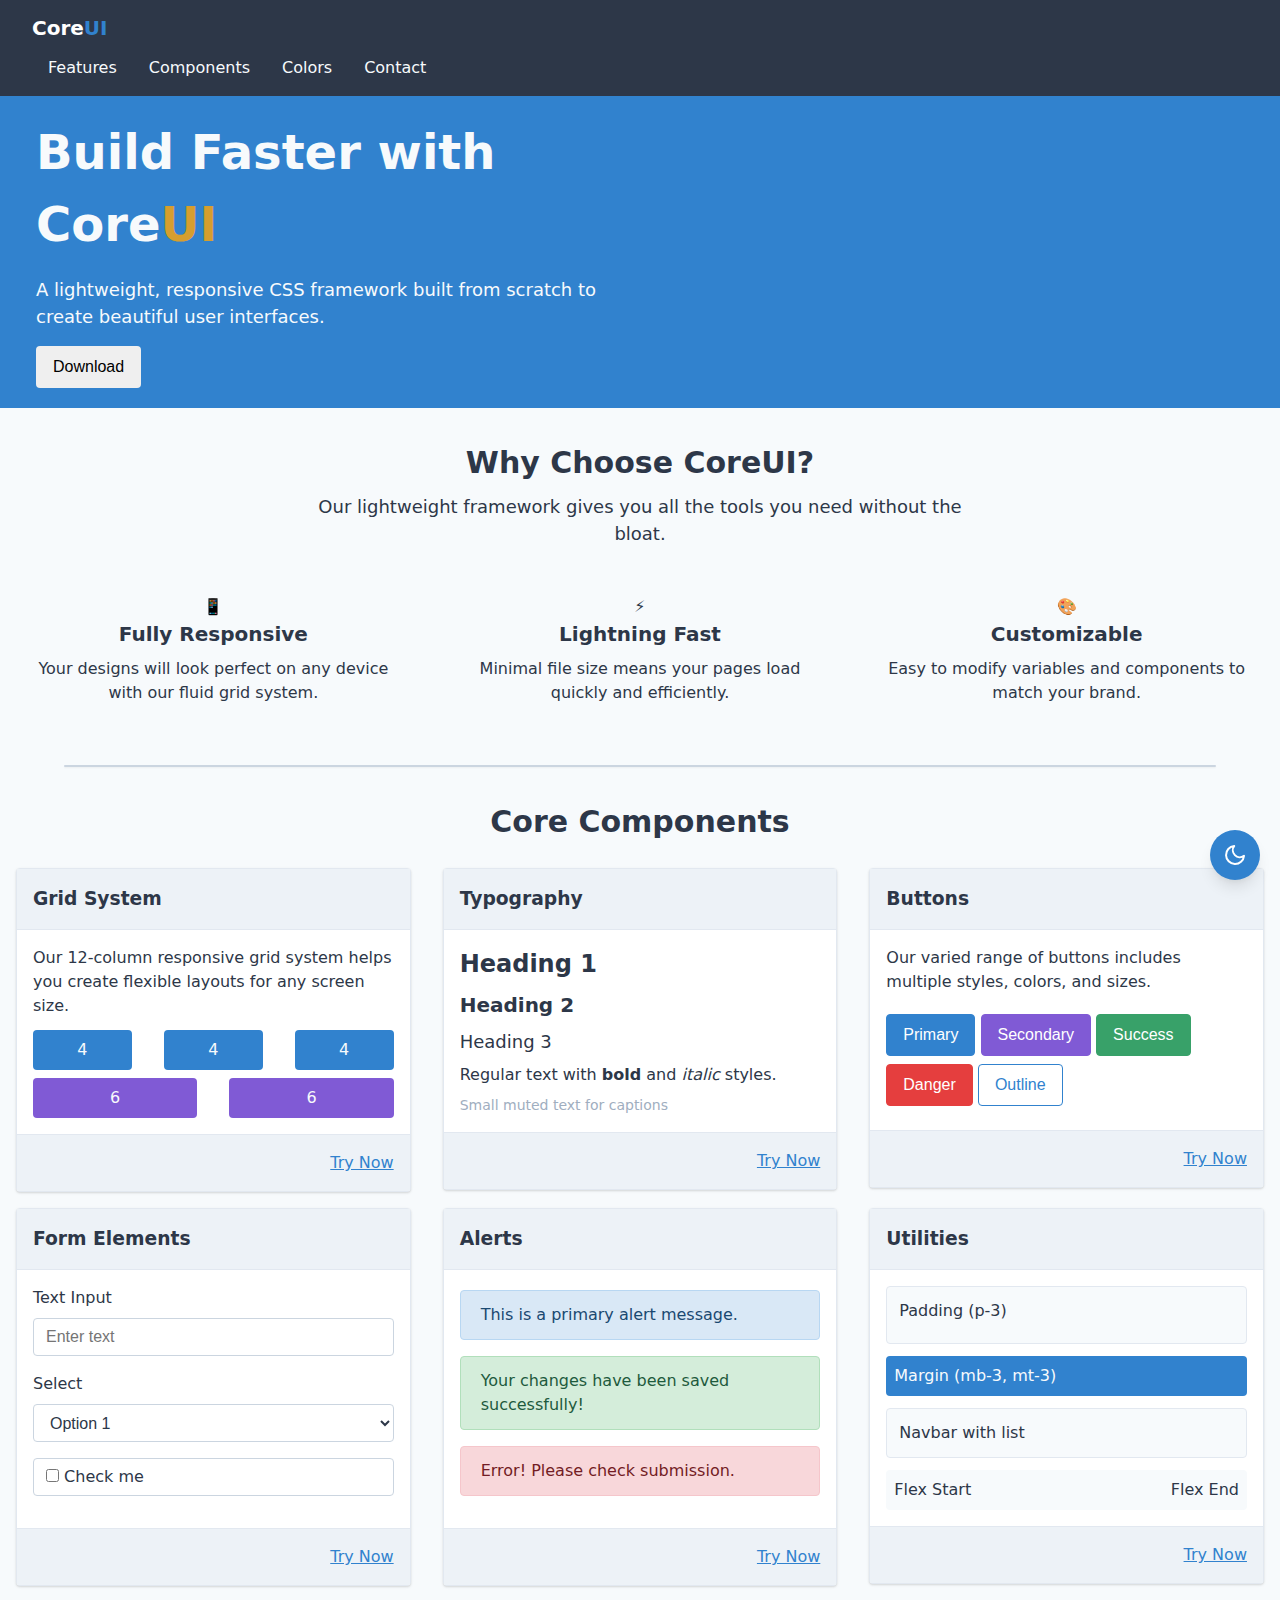
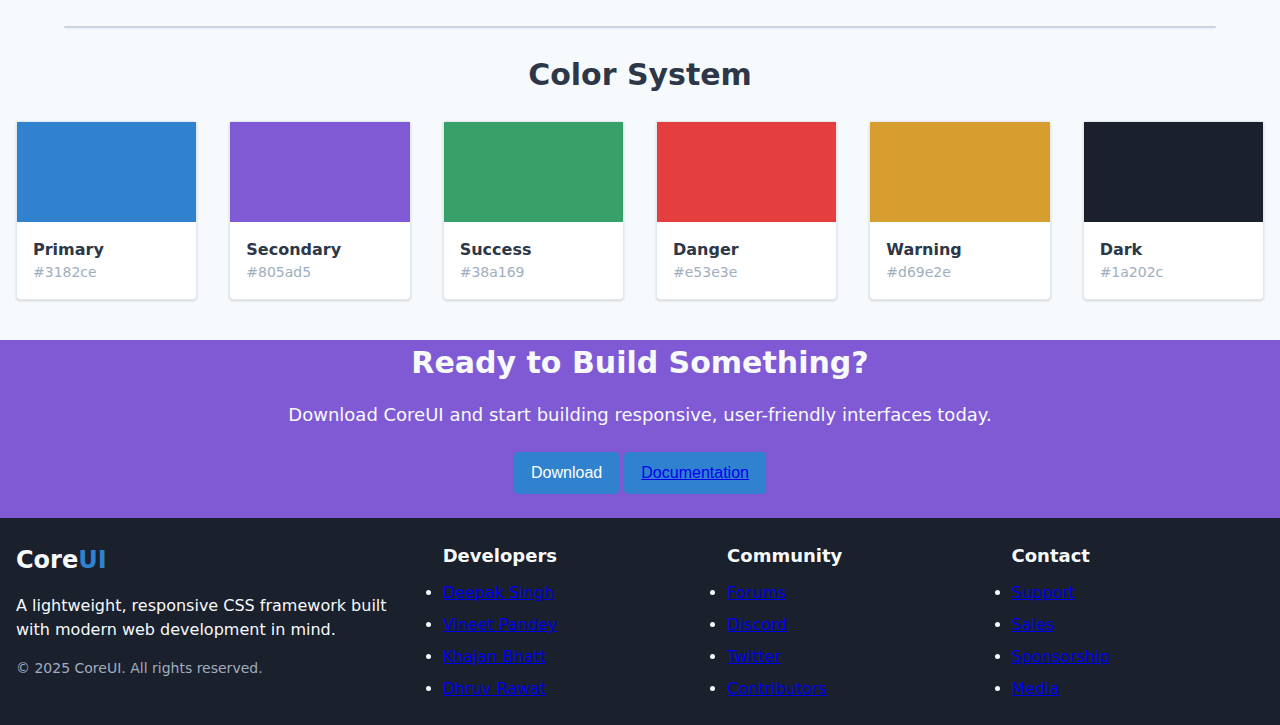
<file: index.html>
<!DOCTYPE html>
<html lang="en">
<head>
    <meta charset="UTF-8">
    <meta name="viewport" content="width=device-width, initial-scale=1.0">
    <link rel="stylesheet" href="CSS_Library/style.css">
    <link rel="stylesheet" href="CSS_Library/colors.css">
    <link rel="stylesheet" href="CSS_Library/theme.css">
    <link rel="stylesheet" href="CSS_Library/navbar.css">
    <link rel="stylesheet" href="CSS_Library/flex.css">
    <link rel="stylesheet" href="CSS_Library/container.css">
    <link rel="stylesheet" href="CSS_Library/text.css">
    <link rel="stylesheet" href="CSS_Library/button.css">
    <link rel="stylesheet" href="CSS_Library/components.css">
    <link rel="stylesheet" href="CSS_Library/dark_mode.css">
    <script src="script.js" defer></script>
    <title>CoreUI Framework Demo</title>
</head>
<body>
    <nav class="navbar">
        <div class="container">
            <a href="index.html" class="navbar-brand font-bold">Core<span class="text-primary">UI</span></a>
            <ul class="navbar-nav">
                <li><a href="#features" class="nav-link">Features</a></li>
                <li><a href="#components" class="nav-link">Components</a></li>
                <li><a href="#colors" class="nav-link">Colors</a></li>
                <li><a href="#contact" class="nav-link">Contact</a></li>
            </ul>
        </div>
    </nav>

    <!-- Hero section using our grid system -->
    <section class="p-5 bg-primary text-light">
        <div class="container">
            <div class="row">
                <div class="col-12 col-md-8 col-lg-6">
                    <h1 class="text-5xl font-bold mb-4 text-light">Build Faster with <span class="text-light">Core<span class="text-warning">UI</span></span></h1>
                    <p class="text-lg mb-4">A lightweight, responsive CSS framework built from scratch to create beautiful user interfaces.</p>
                    <div class="flex">
                        <button class="btn btn-warning mr-3 font-semibold" id="downloadCSS">Download</button>
                    </div>
                </div>
            </div>
        </div>
    </section>

    <!-- Main Features Section -->
    <section class="py-8 bg-light mt-8" id="features">
        <div class="container">
            <div class="text-center mb-8">
                <h2 class="text-3xl font-bold">Why Choose CoreUI?</h2>
                <p class="text-lg text-neutral-600 mt-2 mx-auto" style="max-width: 700px;">Our lightweight framework
                    gives you all the tools you need without the bloat.</p>
            </div>
            <div class="row">
                <div class="col-12 col-md-4 mb-5">
                    <div class="text-center p-4">
                        <div class="feature-icon">📱</div>
                        <h3 class="text-xl font-bold mb-2">Fully Responsive</h3>
                        <p class="text-neutral-600">Your designs will look perfect on any device with our fluid grid
                            system.</p>
                    </div>
                </div>
                <div class="col-12 col-md-4 mb-5">
                    <div class="text-center p-4">
                        <div class="feature-icon">⚡</div>
                        <h3 class="text-xl font-bold mb-2">Lightning Fast</h3>
                        <p class="text-neutral-600">Minimal file size means your pages load quickly and efficiently.</p>
                    </div>
                </div>
                <div class="col-12 col-md-4 mb-5">
                    <div class="text-center p-4">
                        <div class="feature-icon">🎨</div>
                        <h3 class="text-xl font-bold mb-2">Customizable</h3>
                        <p class="text-neutral-600">Easy to modify variables and components to match your brand.</p>
                    </div>
                </div>
            </div>
        </div>
    </section> <hr>
    
    <!-- Component showcase section -->
    <section class="py-8 mt-8" id="components">
        <div class="container">
            <h2 class="text-3xl font-bold text-center mb-6">Core Components</h2>
            <div class="row">
                <!-- Grid System Card -->
                <div class="col-12 col-md-6 col-lg-4 mb-4">
                    <div class="card shadow" data-feature-id="grid-system">
                        <div class="card-header">
                            <h3 class="font-bold">Grid System</h3>
                        </div>
                        <div class="card-body">
                            <p class="mb-3">Our 12-column responsive grid system helps you create flexible layouts for any screen size.</p>
                            <div class="row">
                                <div class="col-4">
                                    <div class="p-2 bg-primary text-light text-center rounded">4</div>
                                </div>
                                <div class="col-4">
                                    <div class="p-2 bg-primary text-light text-center rounded">4</div>
                                </div>
                                <div class="col-4">
                                    <div class="p-2 bg-primary text-light text-center rounded">4</div>
                                </div>
                            </div>
                            <div class="row mt-2">
                                <div class="col-6">
                                    <div class="p-2 bg-secondary text-light text-center rounded">6</div>
                                </div>
                                <div class="col-6">
                                    <div class="p-2 bg-secondary text-light text-center rounded">6</div>
                                </div>
                            </div>
                        </div>
                        <div class="card-footer text-right">
                            <a href="#" class="text-primary">Try Now</a>
                        </div>
                    </div>
                </div>
                
                <!-- Typography Card -->
                <div class="col-12 col-md-6 col-lg-4 mb-4">
                    <div class="card shadow" data-feature-id="typography">
                        <div class="card-header">
                            <h3 class="font-bold">Typography</h3>
                        </div>
                        <div class="card-body">
                            <h1 class="text-2xl font-bold mb-2">Heading 1</h1>
                            <h2 class="text-xl font-semibold mb-2">Heading 2</h2>
                            <h3 class="text-lg font-medium mb-2">Heading 3</h3>
                            <p class="mb-2">Regular text with <strong>bold</strong> and <em>italic</em> styles.</p>
                            <p class="text-sm text-muted">Small muted text for captions</p>
                        </div>
                        <div class="card-footer text-right">
                            <a href="#" class="text-primary">Try Now</a>
                        </div>
                    </div>
                </div>
                
                <!-- Buttons Card -->
                <div class="col-12 col-md-6 col-lg-4 mb-4">
                    <div class="card shadow" data-feature-id="buttons">
                        <div class="card-header">
                            <h3 class="font-bold">Buttons</h3>
                        </div>
                        <div class="card-body">
                            <p class="mb-5">Our varied range of buttons includes multiple styles, colors, and sizes.</p>
                            <button class="btn btn-primary mb-2 mr-2">Primary</button>
                            <button class="btn btn-secondary mb-2 mr-2">Secondary</button>
                            <button class="btn btn-success mb-2 mr-2">Success</button>
                            <button class="btn btn-danger mb-2 mr-2">Danger</button>
                            <button class="btn btn-outline-primary mb-2 mr-2">Outline</button>
                        </div>
                        <div class="card-footer text-right">
                            <a href="#" class="text-primary">Try Now</a>
                        </div>
                    </div>
                </div>
                
                <!-- Forms Card -->
                <div class="col-12 col-md-6 col-lg-4 mb-4">
                    <div class="card shadow" data-feature-id="forms">
                        <div class="card-header">
                            <h3 class="font-bold">Form Elements</h3>
                        </div>
                        <div class="card-body">
                            <div class="form-group">
                                <label class="form-label">Text Input</label>
                                <input type="text" class="form-control" placeholder="Enter text">
                            </div>
                            <div class="form-group">
                                <label class="form-label">Select</label>
                                <select class="form-control">
                                    <option>Option 1</option>
                                    <option>Option 2</option>
                                    <option>Option 3</option>
                                </select>
                            </div>
                            <div class="form-group">
                                <label class="form-control">
                                    <input type="checkbox"> Check me
                                </label>
                            </div>
                        </div>
                        <div class="card-footer text-right">
                            <a href="#" class="text-primary">Try Now</a>
                        </div>
                    </div>
                </div>
                
                <!-- Alerts Card -->
                <div class="col-12 col-md-6 col-lg-4 mb-4">
                    <div class="card shadow" data-feature-id="alerts">
                        <div class="card-header">
                            <h3 class="font-bold">Alerts</h3>
                        </div>
                        <div class="card-body">
                            <div class="alert alert-primary mb-3 mt-1">
                                This is a primary alert message.
                            </div>
                            <div class="alert alert-success mb-3">
                                Your changes have been saved successfully!
                            </div>
                            <div class="alert alert-danger">
                                Error! Please check submission.
                            </div>
                        </div>
                        <div class="card-footer text-right">
                            <a href="#" class="text-primary">Try Now</a>
                        </div>
                    </div>
                </div>
                
                <!-- Spacing & Utilities Card -->
                <div class="col-12 col-md-6 col-lg-4 mb-4">
                    <div class="card shadow" data-feature-id="spacing and utilities">
                        <div class="card-header">
                            <h3 class="font-bold">Utilities</h3>
                        </div>
                        <div class="card-body">
                            <div class="p-3 mb-3 bg-light border rounded">
                                <p class="mb-2">Padding (p-3)</p>
                            </div>
                            <div class="mb-3 bg-primary text-light p-2 rounded">
                                <p>Margin (mb-3, mt-3)</p>
                            </div>
                            <div class="p-3 mb-3 bg-light border rounded">
                                <p>Navbar with list</p>
                            </div>
                            <div class="flex justify-between items-center p-2 bg-light rounded">
                                <span>Flex Start</span>
                                <span>Flex End</span>
                            </div>
                        </div>
                        <div class="card-footer text-right">
                            <a href="#" class="text-primary">Try Now</a>
                        </div>
                    </div>
                </div>
            </div>
        </div>
    </section><hr>
    
    <!-- Color System Section -->
    <section class="py-8 bg-light" id="colors">
        <div class="container" >
            <h2 class="text-3xl font-bold text-center mb-6">Color System</h2>
            <div class="row">
                <div class="col-6 col-md-4 col-lg-2 mb-4">
                    <div class="card shadow h-100">
                        <div style="height: 100px;" class="bg-primary"></div>
                        <div class="card-body">
                            <h4 class="font-semibold">Primary</h4>
                            <p class="text-sm text-muted">#3182ce</p>
                        </div>
                    </div>
                </div>
                <div class="col-6 col-md-4 col-lg-2 mb-4">
                    <div class="card shadow h-100">
                        <div style="height: 100px;" class="bg-secondary"></div>
                        <div class="card-body">
                            <h4 class="font-semibold">Secondary</h4>
                            <p class="text-sm text-muted">#805ad5</p>
                        </div>
                    </div>
                </div>
                <div class="col-6 col-md-4 col-lg-2 mb-4">
                    <div class="card shadow h-100">
                        <div style="height: 100px;" class="bg-success"></div>
                        <div class="card-body">
                            <h4 class="font-semibold">Success</h4>
                            <p class="text-sm text-muted">#38a169</p>
                        </div>
                    </div>
                </div>
                <div class="col-6 col-md-4 col-lg-2 mb-4">
                    <div class="card shadow h-100">
                        <div style="height: 100px;" class="bg-danger"></div>
                        <div class="card-body">
                            <h4 class="font-semibold">Danger</h4>
                            <p class="text-sm text-muted">#e53e3e</p>
                        </div>
                    </div>
                </div>
                <div class="col-6 col-md-4 col-lg-2 mb-4">
                    <div class="card shadow h-100">
                        <div style="height: 100px;" class="bg-warning"></div>
                        <div class="card-body">
                            <h4 class="font-semibold">Warning</h4>
                            <p class="text-sm text-muted">#d69e2e</p>
                        </div>
                    </div>
                </div>
                <div class="col-6 col-md-4 col-lg-2 mb-4">
                    <div class="card shadow h-100">
                        <div style="height: 100px;" class="bg-dark"></div>
                        <div class="card-body">
                            <h4 class="font-semibold">Dark</h4>
                            <p class="text-sm text-muted">#1a202c</p>
                        </div>
                    </div>
                </div>
            </div>
        </div>
    </section>
    
    <!-- Call to Action Section -->
    <section class="py-10 bg-secondary text-light" id="download">
        <div class="container text-center mt-6" id="colors">
            <h2 class="text-3xl font-bold mb-4">Ready to Build Something?</h2>
            <p class="mb-6 text-lg">Download CoreUI and start building responsive, user-friendly interfaces today.</p>
            <button class="btn btn-primary mb-6" id="downloadCSS">Download</button>
            <button class="btn btn-primary bg-dark text-light border-light mb-6" ><a href="documentation.html">Documentation</a></button>
        </div>
    </section>
    
    <!-- Footer -->
    <footer class="bg-dark text-light py-8" id="contact">
        <div class="container">
            <div class="row">
                <div class="col-12 col-md-4 mb-6 mt-6">
                    <h3 class="text-2xl font-bold mb-4">Core<span class="text-primary">UI</span></h3>
                    <p class="mb-4">A lightweight, responsive CSS framework built with modern web development in mind.
                    </p>
                    <p class="text-sm text-muted">© 2025 CoreUI. All rights reserved.</p>
                </div>
                <div class="col-12 col-md-8 mt-6">
                    <div class="row">
                        <div class="col-6 col-md-4 mb-4">
                            <h4 class="text-lg font-semibold mb-3">Developers</h4>
                            <ul>
                                <li class="mb-2"><a href="https://www.linkedin.com/in/deepak-singh-burathoki-46337a317/" class="text-neutral-300 hover:text-white">Deepak Singh</a></li>
                                <li class="mb-2"><a href="https://www.linkedin.com/in/vineet-pandey-5807692b4/" class="text-neutral-300 hover:text-white">Vineet Pandey</a></li>
                                <li class="mb-2"><a href="https://www.linkedin.com/in/khajanbhatt/" class="text-neutral-300 hover:text-white">Khajan Bhatt</a></li>
                                <li class="mb-2"><a href="https://www.linkedin.com/in/dhruv-rawat-1516a92b5/" class="text-neutral-300 hover:text-white">Dhruv Rawat</a></li>
                            </ul>
                        </div>
                        <div class="col-6 col-md-4 mb-4">
                            <h4 class="text-lg font-semibold mb-3">Community</h4>
                            <ul>
                                <li class="mb-2"><a href="#" class="text-neutral-300 hover:text-white">Forums</a></li>
                                <li class="mb-2"><a href="#" class="text-neutral-300 hover:text-white">Discord</a></li>
                                <li class="mb-2"><a href="#" class="text-neutral-300 hover:text-white">Twitter</a></li>
                                <li class="mb-2"><a href="#" class="text-neutral-300 hover:text-white">Contributors</a>
                                </li>
                            </ul>
                        </div>
                        <div class="col-12 col-md-4 mb-4">
                            <h4 class="text-lg font-semibold mb-3">Contact</h4>
                            <ul>
                                <li class="mb-2"><a href="#" class="text-neutral-300 hover:text-white">Support</a></li>
                                <li class="mb-2"><a href="#" class="text-neutral-300 hover:text-white">Sales</a></li>
                                <li class="mb-2"><a href="#" class="text-neutral-300 hover:text-white">Sponsorship</a>
                                </li>
                                <li class="mb-2"><a href="#" class="text-neutral-300 hover:text-white">Media</a></li>
                            </ul>
                        </div>
                    </div>
                </div>
            </div>
        </div>
    </footer>
    
    <!-- Theme toggle button -->
    <button class="theme-toggle" id="themeToggle">
        <svg xmlns="http://www.w3.org/2000/svg" width="24" height="24" viewBox="0 0 24 24" fill="none" stroke="currentColor" stroke-width="2" stroke-linecap="round" stroke-linejoin="round">
            <path d="M21 12.79A9 9 0 1 1 11.21 3 7 7 0 0 0 21 12.79z"></path>
        </svg>
    </button>
</body>
</html>
</file>
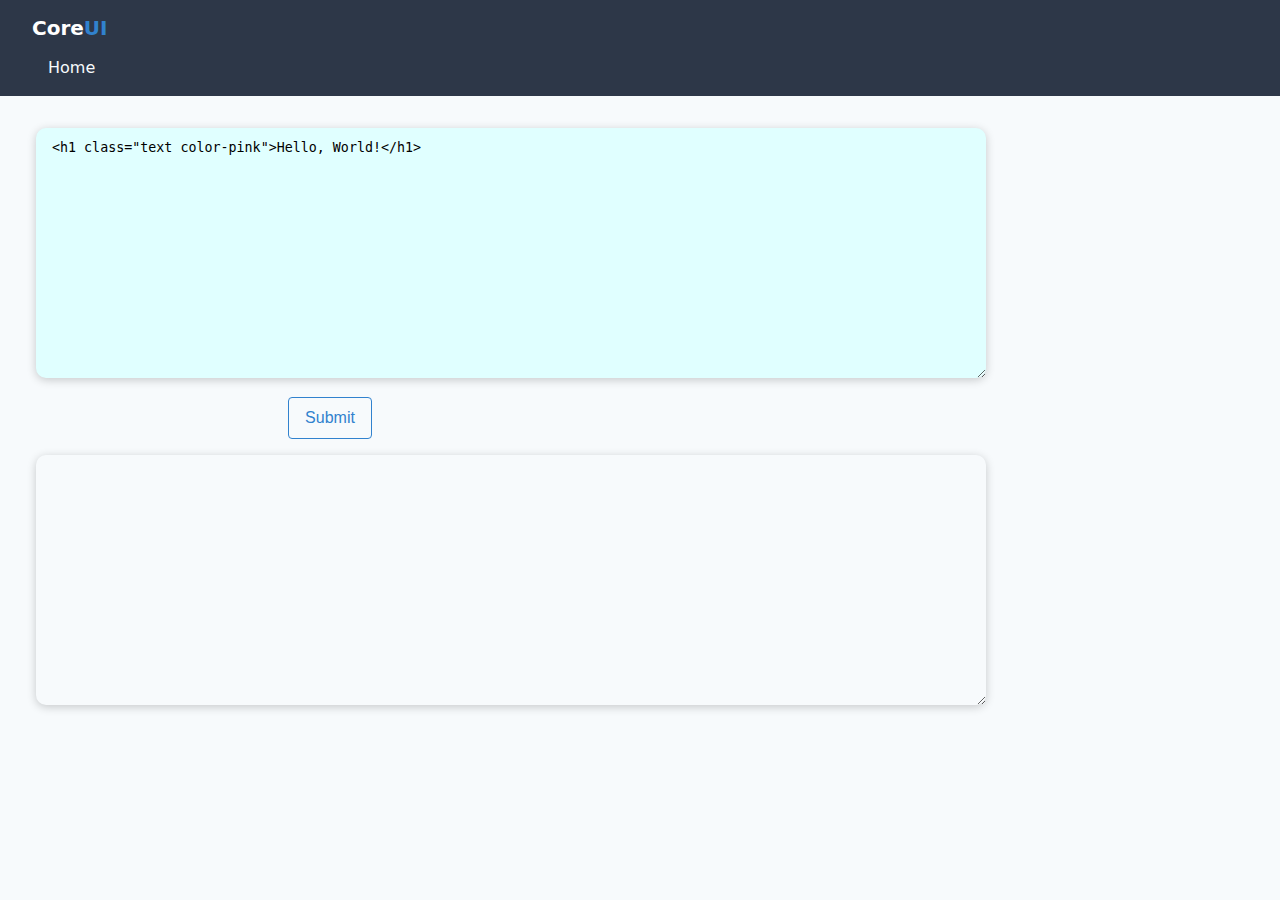
<file: documentation.html>
<!DOCTYPE html>
<html lang="en">
  <head>
    <meta charset="UTF-8" />
    <meta name="viewport" content="width=device-width, initial-scale=1.0">
    <title>Documentation</title>
    <link rel="stylesheet" href="CSS_Library/style.css">
    <link rel="stylesheet" href="CSS_Library/colors.css">
    <link rel="stylesheet" href="CSS_Library/theme.css">
    <link rel="stylesheet" href="CSS_Library/dark_mode.css">
    <link rel="stylesheet" href="CSS_Library/navbar.css">
    <link rel="stylesheet" href="CSS_Library/flex.css">
    <link rel="stylesheet" href="CSS_Library/container.css">
    <link rel="stylesheet" href="CSS_Library/text.css">
    <link rel="stylesheet" href="CSS_Library/components.css">
    <link rel="stylesheet" href="CSS_Library/button.css">
    <script src="documentation.js" defer></script>
    <style>
      #codeInput, #previewFrame {
        width: 950px;
        min-height: 250px;
        height: auto;
        padding-top: 10px;
        padding-bottom: 10px;
        border: none;
        border-radius: 10px;
        resize: vertical;
        box-shadow: 0 2px 10px rgba(0, 0, 0, 0.2);
        outline: none;
        line-height: 1.5;
        white-space: pre;
        overflow: hidden;
      }
      #codeInput:focus {
        box-shadow: 0 0 0 2px #00ced1;
      }
    </style>
  </head>
  <body>
    <nav class="navbar">
      <div class="container">
        <a href="index.html" class="navbar-brand font-bold">Core<span class="text-primary">UI</span></a>
        <ul class="navbar-nav">
          <li><a href="index.html" class="nav-link">Home</a></li>
        </ul>
      </div>
    </nav>
    
    <section class="p-5 text-light">
      <div class="container">
        <div class="row text-center mt-3 mb-4">
          <div class="col-12 col-md-8 col-lg-6">
            <textarea id="codeInput" class="container bg-light_cyan"></textarea>
            <div id="submitBtn" class="mt-3 mb-4"> <button class="btn btn-outline-primary bg-transparent text-light border-light">Submit</button></div>
            <iframe id="previewFrame" sandbox="allow-scripts allow-same-origin"></iframe>
          </div>
        </div>
      </div>
    </section>
  </body>
</html>
</file>
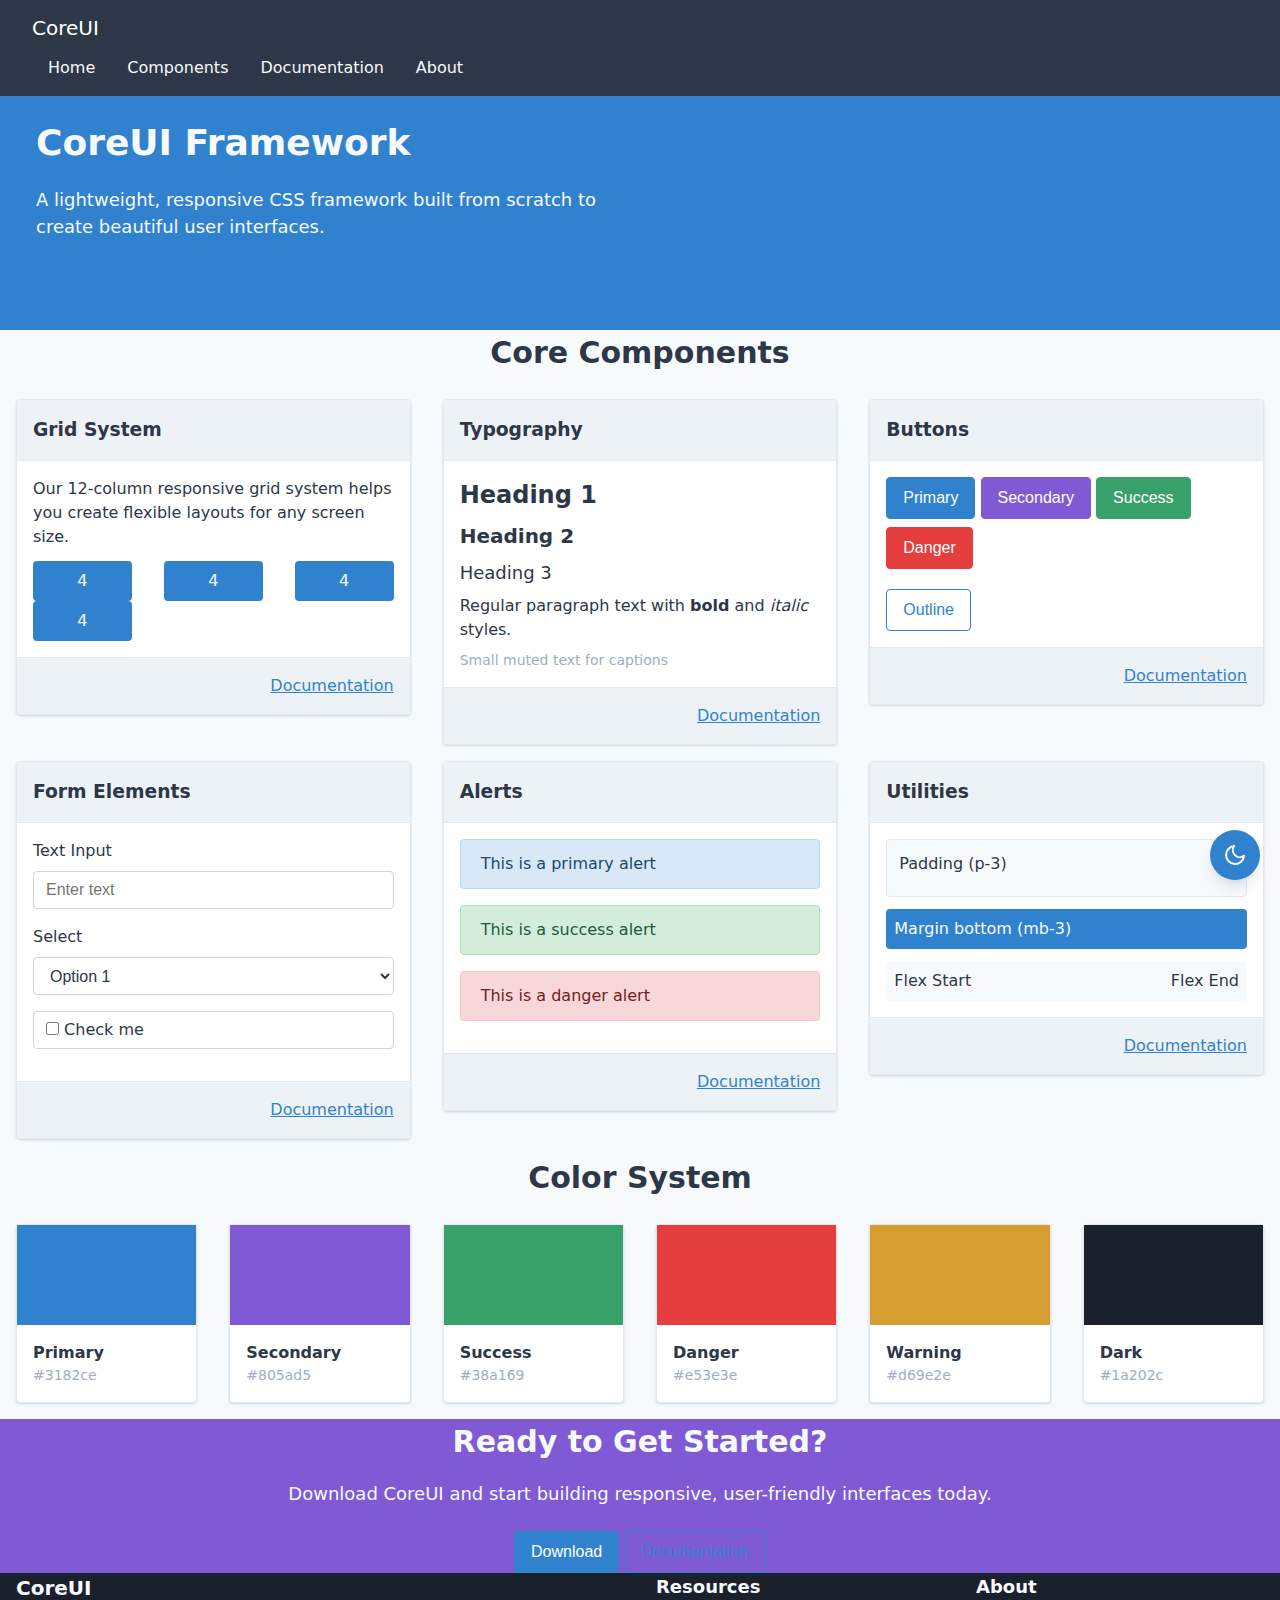
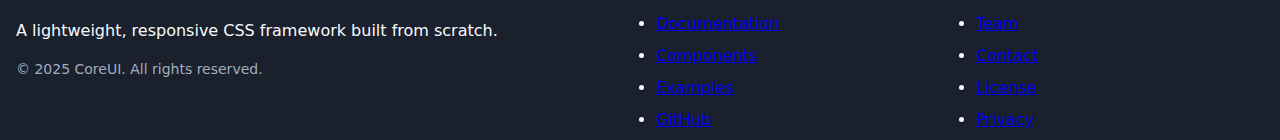
<file: p.html>
<!DOCTYPE html>
<html lang="en">
<head>
    <meta charset="UTF-8">
    <meta name="viewport" content="width=device-width, initial-scale=1.0">
    <title>CoreUI Framework Demo</title>
    <style>
        /* CSS Reset */
        * {
            margin: 0;
            padding: 0;
            box-sizing: border-box;
        }

        /* Core Variables */
        :root {
            /* Color System */
            --primary: #3182ce;
            --primary-light: #4299e1;
            --primary-dark: #2c5282;
            --secondary: #805ad5;
            --secondary-light: #9f7aea;
            --secondary-dark: #553c9a;
            --success: #38a169;
            --warning: #d69e2e;
            --danger: #e53e3e;
            --neutral-100: #f7fafc;
            --neutral-200: #edf2f7;
            --neutral-300: #e2e8f0;
            --neutral-400: #cbd5e0;
            --neutral-500: #a0aec0;
            --neutral-600: #718096;
            --neutral-700: #4a5568;
            --neutral-800: #2d3748;
            --neutral-900: #1a202c;
            
            /* Typography */
            --font-sans: system-ui, -apple-system, BlinkMacSystemFont, "Segoe UI", Roboto, "Helvetica Neue", Arial, sans-serif;
            --font-serif: Georgia, Cambria, "Times New Roman", Times, serif;
            --font-mono: SFMono-Regular, Menlo, Monaco, Consolas, "Liberation Mono", "Courier New", monospace;
            
            /* Spacing Scale (in rems) */
            --space-1: 0.25rem;
            --space-2: 0.5rem;
            --space-3: 0.75rem;
            --space-4: 1rem;
            --space-5: 1.25rem;
            --space-6: 1.5rem;
            --space-8: 2rem;
            --space-10: 2.5rem;
            --space-12: 3rem;
            --space-16: 4rem;
            --space-20: 5rem;
            --space-24: 6rem;
            
            /* Shadows */
            --shadow-sm: 0 1px 2px 0 rgba(0, 0, 0, 0.05);
            --shadow: 0 1px 3px 0 rgba(0, 0, 0, 0.1), 0 1px 2px 0 rgba(0, 0, 0, 0.06);
            --shadow-md: 0 4px 6px -1px rgba(0, 0, 0, 0.1), 0 2px 4px -1px rgba(0, 0, 0, 0.06);
            --shadow-lg: 0 10px 15px -3px rgba(0, 0, 0, 0.1), 0 4px 6px -2px rgba(0, 0, 0, 0.05);
            --shadow-xl: 0 20px 25px -5px rgba(0, 0, 0, 0.1), 0 10px 10px -5px rgba(0, 0, 0, 0.04);
            
            /* Breakpoints */
            --breakpoint-sm: 640px;
            --breakpoint-md: 768px;
            --breakpoint-lg: 1024px;
            --breakpoint-xl: 1280px;
            
            /* Border Radius */
            --radius-sm: 0.125rem;
            --radius: 0.25rem;
            --radius-md: 0.375rem;
            --radius-lg: 0.5rem;
            --radius-xl: 0.75rem;
            --radius-full: 9999px;
        }

        /* Base Styles */
        body {
            font-family: var(--font-sans);
            line-height: 1.5;
            color: var(--neutral-800);
            background-color: var(--neutral-100);
        }

        /* 12-Column Grid System */
        .container {
            width: 100%;
            padding-right: var(--space-4);
            padding-left: var(--space-4);
            margin-right: auto;
            margin-left: auto;
        }

        @media (min-width: 640px) {
            .container {
                max-width: 640px;
            }
        }

        @media (min-width: 768px) {
            .container {
                max-width: 768px;
            }
        }

        @media (min-width: 1024px) {
            .container {
                max-width: 1024px;
            }
        }

        @media (min-width: 1280px) {
            .container {
                max-width: 1280px;
            }
        }

        .row {
            display: flex;
            flex-wrap: wrap;
            margin-right: -1rem;
            margin-left: -1rem;
        }

        [class^="col-"] {
            position: relative;
            width: 100%;
            padding-right: 1rem;
            padding-left: 1rem;
        }

        /* Column classes for different screen sizes */
        .col-1 { flex: 0 0 8.333333%; max-width: 8.333333%; }
        .col-2 { flex: 0 0 16.666667%; max-width: 16.666667%; }
        .col-3 { flex: 0 0 25%; max-width: 25%; }
        .col-4 { flex: 0 0 33.333333%; max-width: 33.333333%; }
        .col-5 { flex: 0 0 41.666667%; max-width: 41.666667%; }
        .col-6 { flex: 0 0 50%; max-width: 50%; }
        .col-7 { flex: 0 0 58.333333%; max-width: 58.333333%; }
        .col-8 { flex: 0 0 66.666667%; max-width: 66.666667%; }
        .col-9 { flex: 0 0 75%; max-width: 75%; }
        .col-10 { flex: 0 0 83.333333%; max-width: 83.333333%; }
        .col-11 { flex: 0 0 91.666667%; max-width: 91.666667%; }
        .col-12 { flex: 0 0 100%; max-width: 100%; }

        /* Medium screen sizes (md) */
        @media (min-width: 768px) {
            .col-md-1 { flex: 0 0 8.333333%; max-width: 8.333333%; }
            .col-md-2 { flex: 0 0 16.666667%; max-width: 16.666667%; }
            .col-md-3 { flex: 0 0 25%; max-width: 25%; }
            .col-md-4 { flex: 0 0 33.333333%; max-width: 33.333333%; }
            .col-md-5 { flex: 0 0 41.666667%; max-width: 41.666667%; }
            .col-md-6 { flex: 0 0 50%; max-width: 50%; }
            .col-md-7 { flex: 0 0 58.333333%; max-width: 58.333333%; }
            .col-md-8 { flex: 0 0 66.666667%; max-width: 66.666667%; }
            .col-md-9 { flex: 0 0 75%; max-width: 75%; }
            .col-md-10 { flex: 0 0 83.333333%; max-width: 83.333333%; }
            .col-md-11 { flex: 0 0 91.666667%; max-width: 91.666667%; }
            .col-md-12 { flex: 0 0 100%; max-width: 100%; }
        }

        /* Large screen sizes (lg) */
        @media (min-width: 1024px) {
            .col-lg-1 { flex: 0 0 8.333333%; max-width: 8.333333%; }
            .col-lg-2 { flex: 0 0 16.666667%; max-width: 16.666667%; }
            .col-lg-3 { flex: 0 0 25%; max-width: 25%; }
            .col-lg-4 { flex: 0 0 33.333333%; max-width: 33.333333%; }
            .col-lg-5 { flex: 0 0 41.666667%; max-width: 41.666667%; }
            .col-lg-6 { flex: 0 0 50%; max-width: 50%; }
            .col-lg-7 { flex: 0 0 58.333333%; max-width: 58.333333%; }
            .col-lg-8 { flex: 0 0 66.666667%; max-width: 66.666667%; }
            .col-lg-9 { flex: 0 0 75%; max-width: 75%; }
            .col-lg-10 { flex: 0 0 83.333333%; max-width: 83.333333%; }
            .col-lg-11 { flex: 0 0 91.666667%; max-width: 91.666667%; }
            .col-lg-12 { flex: 0 0 100%; max-width: 100%; }
        }

        /* Typography Utility Classes */
        .text-xs { font-size: 0.75rem; }
        .text-sm { font-size: 0.875rem; }
        .text-base { font-size: 1rem; }
        .text-lg { font-size: 1.125rem; }
        .text-xl { font-size: 1.25rem; }
        .text-2xl { font-size: 1.5rem; }
        .text-3xl { font-size: 1.875rem; }
        .text-4xl { font-size: 2.25rem; }
        .text-5xl { font-size: 3rem; }

        .font-thin { font-weight: 100; }
        .font-light { font-weight: 300; }
        .font-normal { font-weight: 400; }
        .font-medium { font-weight: 500; }
        .font-semibold { font-weight: 600; }
        .font-bold { font-weight: 700; }
        .font-extrabold { font-weight: 800; }
        .font-black { font-weight: 900; }

        .text-left { text-align: left; }
        .text-center { text-align: center; }
        .text-right { text-align: right; }
        .text-justify { text-align: justify; }

        .leading-none { line-height: 1; }
        .leading-tight { line-height: 1.25; }
        .leading-snug { line-height: 1.375; }
        .leading-normal { line-height: 1.5; }
        .leading-relaxed { line-height: 1.625; }
        .leading-loose { line-height: 2; }

        /* Spacing Utility Classes */
        .m-0 { margin: 0; }
        .m-1 { margin: var(--space-1); }
        .m-2 { margin: var(--space-2); }
        .m-3 { margin: var(--space-3); }
        .m-4 { margin: var(--space-4); }
        .m-5 { margin: var(--space-5); }
        .m-6 { margin: var(--space-6); }
        .m-8 { margin: var(--space-8); }

        .mx-auto { margin-left: auto; margin-right: auto; }
        .mx-0 { margin-left: 0; margin-right: 0; }
        .mx-1 { margin-left: var(--space-1); margin-right: var(--space-1); }
        .mx-2 { margin-left: var(--space-2); margin-right: var(--space-2); }
        .mx-3 { margin-left: var(--space-3); margin-right: var(--space-3); }
        .mx-4 { margin-left: var(--space-4); margin-right: var(--space-4); }

        .my-0 { margin-top: 0; margin-bottom: 0; }
        .my-1 { margin-top: var(--space-1); margin-bottom: var(--space-1); }
        .my-2 { margin-top: var(--space-2); margin-bottom: var(--space-2); }
        .my-3 { margin-top: var(--space-3); margin-bottom: var(--space-3); }
        .my-4 { margin-top: var(--space-4); margin-bottom: var(--space-4); }
        .my-5 { margin-top: var(--space-5); margin-bottom: var(--space-5); }

        .mt-0 { margin-top: 0; }
        .mt-1 { margin-top: var(--space-1); }
        .mt-2 { margin-top: var(--space-2); }
        .mt-3 { margin-top: var(--space-3); }
        .mt-4 { margin-top: var(--space-4); }
        .mt-5 { margin-top: var(--space-5); }
        .mt-6 { margin-top: var(--space-6); }
        .mt-8 { margin-top: var(--space-8); }

        .mb-0 { margin-bottom: 0; }
        .mb-1 { margin-bottom: var(--space-1); }
        .mb-2 { margin-bottom: var(--space-2); }
        .mb-3 { margin-bottom: var(--space-3); }
        .mb-4 { margin-bottom: var(--space-4); }
        .mb-5 { margin-bottom: var(--space-5); }
        .mb-6 { margin-bottom: var(--space-6); }
        .mb-8 { margin-bottom: var(--space-8); }

        /* Similar patterns for padding (p-*) */
        .p-0 { padding: 0; }
        .p-1 { padding: var(--space-1); }
        .p-2 { padding: var(--space-2); }
        .p-3 { padding: var(--space-3); }
        .p-4 { padding: var(--space-4); }
        .p-5 { padding: var(--space-5); }
        .p-6 { padding: var(--space-6); }
        .p-8 { padding: var(--space-8); }

        /* Flex Utility Classes */
        .flex { display: flex; }
        .inline-flex { display: inline-flex; }
        .flex-row { flex-direction: row; }
        .flex-row-reverse { flex-direction: row-reverse; }
        .flex-col { flex-direction: column; }
        .flex-col-reverse { flex-direction: column-reverse; }
        .flex-wrap { flex-wrap: wrap; }
        .flex-nowrap { flex-wrap: nowrap; }
        .flex-wrap-reverse { flex-wrap: wrap-reverse; }
        .flex-1 { flex: 1 1 0%; }
        .flex-auto { flex: 1 1 auto; }
        .flex-initial { flex: 0 1 auto; }
        .flex-none { flex: none; }

        .justify-start { justify-content: flex-start; }
        .justify-end { justify-content: flex-end; }
        .justify-center { justify-content: center; }
        .justify-between { justify-content: space-between; }
        .justify-around { justify-content: space-around; }
        .justify-evenly { justify-content: space-evenly; }

        .items-start { align-items: flex-start; }
        .items-end { align-items: flex-end; }
        .items-center { align-items: center; }
        .items-baseline { align-items: baseline; }
        .items-stretch { align-items: stretch; }

        /* Color Utility Classes */
        .text-primary { color: var(--primary); }
        .text-secondary { color: var(--secondary); }
        .text-success { color: var(--success); }
        .text-warning { color: var(--warning); }
        .text-danger { color: var(--danger); }
        .text-light { color: var(--neutral-100); }
        .text-dark { color: var(--neutral-900); }
        .text-muted { color: var(--neutral-500); }

        .bg-primary { background-color: var(--primary); }
        .bg-secondary { background-color: var(--secondary); }
        .bg-success { background-color: var(--success); }
        .bg-warning { background-color: var(--warning); }
        .bg-danger { background-color: var(--danger); }
        .bg-light { background-color: var(--neutral-100); }
        .bg-dark { background-color: var(--neutral-900); }
        .bg-white { background-color: white; }
        .bg-transparent { background-color: transparent; }

        /* Border Utility Classes */
        .border { border: 1px solid var(--neutral-300); }
        .border-0 { border: 0; }
        .border-top { border-top: 1px solid var(--neutral-300); }
        .border-right { border-right: 1px solid var(--neutral-300); }
        .border-bottom { border-bottom: 1px solid var(--neutral-300); }
        .border-left { border-left: 1px solid var(--neutral-300); }

        .border-primary { border-color: var(--primary); }
        .border-secondary { border-color: var(--secondary); }
        .border-success { border-color: var(--success); }
        .border-warning { border-color: var(--warning); }
        .border-danger { border-color: var(--danger); }
        .border-light { border-color: var(--neutral-100); }
        .border-dark { border-color: var(--neutral-900); }

        /* Border Radius */
        .rounded-none { border-radius: 0; }
        .rounded-sm { border-radius: var(--radius-sm); }
        .rounded { border-radius: var(--radius); }
        .rounded-md { border-radius: var(--radius-md); }
        .rounded-lg { border-radius: var(--radius-lg); }
        .rounded-xl { border-radius: var(--radius-xl); }
        .rounded-full { border-radius: var(--radius-full); }

        /* Shadow Utility Classes */
        .shadow-none { box-shadow: none; }
        .shadow-sm { box-shadow: var(--shadow-sm); }
        .shadow { box-shadow: var(--shadow); }
        .shadow-md { box-shadow: var(--shadow-md); }
        .shadow-lg { box-shadow: var(--shadow-lg); }
        .shadow-xl { box-shadow: var(--shadow-xl); }

        /* Display Utility Classes */
        .block { display: block; }
        .inline-block { display: inline-block; }
        .inline { display: inline; }
        .hidden { display: none; }

        @media (min-width: 768px) {
            .md\:block { display: block; }
            .md\:inline-block { display: inline-block; }
            .md\:inline { display: inline; }
            .md\:hidden { display: none; }
        }

        @media (min-width: 1024px) {
            .lg\:block { display: block; }
            .lg\:inline-block { display: inline-block; }
            .lg\:inline { display: inline; }
            .lg\:hidden { display: none; }
        }

        /* Components */
        .btn {
            display: inline-block;
            font-weight: 400;
            text-align: center;
            vertical-align: middle;
            user-select: none;
            border: 1px solid transparent;
            padding: 0.5rem 1rem;
            font-size: 1rem;
            line-height: 1.5;
            border-radius: var(--radius);
            transition: color 0.15s ease-in-out, background-color 0.15s ease-in-out, border-color 0.15s ease-in-out, box-shadow 0.15s ease-in-out;
        }

        .btn:hover {
            opacity: 0.9;
        }

        .btn:focus {
            outline: 0;
            box-shadow: 0 0 0 0.2rem rgba(49, 130, 206, 0.25);
        }

        .btn-primary {
            color: white;
            background-color: var(--primary);
            border-color: var(--primary);
        }

        .btn-secondary {
            color: white;
            background-color: var(--secondary);
            border-color: var(--secondary);
        }

        .btn-success {
            color: white;
            background-color: var(--success);
            border-color: var(--success);
        }

        .btn-danger {
            color: white;
            background-color: var(--danger);
            border-color: var(--danger);
        }

        .btn-outline-primary {
            color: var(--primary);
            border-color: var(--primary);
            background-color: transparent;
        }

        .btn-outline-primary:hover {
            color: white;
            background-color: var(--primary);
        }

        .card {
            position: relative;
            display: flex;
            flex-direction: column;
            min-width: 0;
            word-wrap: break-word;
            background-color: white;
            background-clip: border-box;
            border: 1px solid var(--neutral-300);
            border-radius: var(--radius);
        }

        .card-header {
            padding: 1rem;
            margin-bottom: 0;
            background-color: var(--neutral-200);
            border-bottom: 1px solid var(--neutral-300);
        }

        .card-body {
            flex: 1 1 auto;
            padding: 1rem;
        }

        .card-footer {
            padding: 1rem;
            background-color: var(--neutral-200);
            border-top: 1px solid var(--neutral-300);
        }

        /* Form Elements */
        .form-group {
            margin-bottom: 1rem;
        }

        .form-label {
            display: inline-block;
            margin-bottom: 0.5rem;
        }

        .form-control {
            display: block;
            width: 100%;
            height: calc(1.5em + 0.75rem + 2px);
            padding: 0.375rem 0.75rem;
            font-size: 1rem;
            font-weight: 400;
            line-height: 1.5;
            color: var(--neutral-800);
            background-color: white;
            background-clip: padding-box;
            border: 1px solid var(--neutral-400);
            border-radius: var(--radius);
            transition: border-color 0.15s ease-in-out, box-shadow 0.15s ease-in-out;
        }

        .form-control:focus {
            color: var(--neutral-800);
            background-color: white;
            border-color: var(--primary-light);
            outline: 0;
            box-shadow: 0 0 0 0.2rem rgba(49, 130, 206, 0.25);
        }

        /* Alert Component */
        .alert {
            position: relative;
            padding: 0.75rem 1.25rem;
            margin-bottom: 1rem;
            border: 1px solid transparent;
            border-radius: var(--radius);
        }

        .alert-primary {
            color: #1a4971;
            background-color: #d9e8f6;
            border-color: #b8d7f2;
        }

        .alert-secondary {
            color: #4d3c73;
            background-color: #e9dff6;
            border-color: #d0bff2;
        }

        .alert-success {
            color: #1e5a3d;
            background-color: #d4edda;
            border-color: #b1dfbb;
        }

        .alert-danger {
            color: #731c24;
            background-color: #f8d7da;
            border-color: #f5c6cb;
        }

        .alert-warning {
            color: #7d5a1c;
            background-color: #fff3cd;
            border-color: #ffeeba;
        }

        /* Navigation */
        .navbar {
            display: flex;
            flex-wrap: wrap;
            align-items: center;
            justify-content: space-between;
            padding: 0.5rem 1rem;
            background-color: var(--neutral-800);
            color: white;
        }

        .navbar-brand {
            display: inline-block;
            padding-top: 0.3125rem;
            padding-bottom: 0.3125rem;
            margin-right: 1rem;
            font-size: 1.25rem;
            line-height: inherit;
            white-space: nowrap;
            color: white;
            text-decoration: none;
        }

        .navbar-nav {
            display: flex;
            flex-direction: column;
            padding-left: 0;
            margin-bottom: 0;
            list-style: none;
        }

        .nav-link {
            display: block;
            padding: 0.5rem 1rem;
            color: var(--neutral-100);
            text-decoration: none;
        }

        .nav-link:hover, .nav-link:focus {
            color: var(--primary-light);
        }

        @media (min-width: 768px) {
            .navbar-nav {
                flex-direction: row;
            }
            
            .navbar-expand-md .navbar-nav .nav-link {
                padding-right: 0.5rem;
                padding-left: 0.5rem;
            }
        }

        /* Dark Mode Styles (as a theme variant) */
        .dark-mode {
            background-color: var(--neutral-900);
            color: var(--neutral-100);
        }

        .dark-mode .card {
            background-color: var(--neutral-800);
            border-color: var(--neutral-700);
        }

        .dark-mode .card-header, .dark-mode .card-footer {
            background-color: var(--neutral-800);
            border-color: var(--neutral-700);
        }

        .dark-mode .form-control {
            background-color: var(--neutral-800);
            border-color: var(--neutral-700);
            color: var(--neutral-100);
        }

        .dark-mode .btn-outline-primary {
            color: var(--primary-light);
        }

        .dark-mode .border {
            border-color: var(--neutral-700);
        }

        /* Theme toggle control */
        .theme-toggle {
            position: fixed;
            bottom: 20px;
            right: 20px;
            z-index: 100;
            width: 50px;
            height: 50px;
            background-color: var(--primary);
            color: white;
            border: none;
            border-radius: 50%;
            cursor: pointer;
            box-shadow: var(--shadow-lg);
            display: flex;
            align-items: center;
            justify-content: center;
        }

        /* Additional utility for responsive design */
        .hidden {
            display: none !important;
        }

        @media (min-width: 768px) {
            .hidden-md {
                display: none !important;
            }
        }

        @media (min-width: 1024px) {
            .hidden-lg {
                display: none !important;
            }
        }
    </style>
</head>
<body>
    <!-- Navbar component -->
    <nav class="navbar">
        <div class="container">
            <a href="#" class="navbar-brand">CoreUI</a>
            <ul class="navbar-nav">
                <li><a href="#" class="nav-link">Home</a></li>
                <li><a href="#" class="nav-link">Components</a></li>
                <li><a href="#" class="nav-link">Documentation</a></li>
                <li><a href="#" class="nav-link">About</a></li>
            </ul>
        </div>
    </nav>

    <!-- Hero section using our grid system -->
    <section class="p-5 bg-primary text-light">
        <div class="container">
            <div class="row">
                <div class="col-12 col-md-8 col-lg-6">
                    <h1 class="text-4xl font-bold mb-4">CoreUI Framework</h1>
                    <p class="text-lg mb-4">A lightweight, responsive CSS framework built from scratch to create beautiful user interfaces.</p>
                    <button class="btn btn-outline-primary bg-transparent text-light border-light mt-3">Get Started</button>
                </div>
            </div>
        </div>
    </section>

    <!-- Component showcase section -->
    <section class="py-8">
        <div class="container">
            <h2 class="text-3xl font-bold text-center mb-6">Core Components</h2>
            <div class="row">
                <!-- Grid System Card -->
                <div class="col-12 col-md-6 col-lg-4 mb-4">
                    <div class="card shadow">
                        <div class="card-header">
                            <h3 class="font-bold">Grid System</h3>
                        </div>
                        <div class="card-body">
                            <p class="mb-3">Our 12-column responsive grid system helps you create flexible layouts for any screen size.</p>
                            <div class="row">
                                <div class="col-4">
                                    <div class="p-2 bg-primary text-light text-center rounded">4</div>
                                </div>
                                <div class="col-4">
                                    <div class="p-2 bg-primary text-light text-center rounded">4</div>
                                </div>
                                <div class="col-4">
                                    <div class="p-2 bg-primary text-light text-center rounded">4</div>
                                </div>
                                <div class="col-4">
                                    <div class="p-2 bg-primary text-light text-center rounded">4</div>
                                </div>
                            </div>
                        </div>
                        <div class="card-footer text-right">
                            <a href="#" class="text-primary">Documentation</a>
                        </div>
                    </div>
                </div>
                
                <!-- Typography Card -->
                <div class="col-12 col-md-6 col-lg-4 mb-4">
                    <div class="card shadow">
                        <div class="card-header">
                            <h3 class="font-bold">Typography</h3>
                        </div>
                        <div class="card-body">
                            <h1 class="text-2xl font-bold mb-2">Heading 1</h1>
                            <h2 class="text-xl font-semibold mb-2">Heading 2</h2>
                            <h3 class="text-lg font-medium mb-2">Heading 3</h3>
                            <p class="mb-2">Regular paragraph text with <strong>bold</strong> and <em>italic</em> styles.</p>
                            <p class="text-sm text-muted">Small muted text for captions</p>
                        </div>
                        <div class="card-footer text-right">
                            <a href="#" class="text-primary">Documentation</a>
                        </div>
                    </div>
                </div>
                
                <!-- Buttons Card -->
                <div class="col-12 col-md-6 col-lg-4 mb-4">
                    <div class="card shadow">
                        <div class="card-header">
                            <h3 class="font-bold">Buttons</h3>
                        </div>
                        <div class="card-body">
                            <button class="btn btn-primary mb-2 mr-2">Primary</button>
                            <button class="btn btn-secondary mb-2 mr-2">Secondary</button>
                            <button class="btn btn-success mb-2 mr-2">Success</button>
                            <button class="btn btn-danger mb-2 mr-2">Danger</button>
                            <div class="mt-3">
                                <button class="btn btn-outline-primary mr-2">Outline</button>
                            </div>
                        </div>
                        <div class="card-footer text-right">
                            <a href="#" class="text-primary">Documentation</a>
                        </div>
                    </div>
                </div>
                
                <!-- Forms Card -->
                <div class="col-12 col-md-6 col-lg-4 mb-4">
                    <div class="card shadow">
                        <div class="card-header">
                            <h3 class="font-bold">Form Elements</h3>
                        </div>
                        <div class="card-body">
                            <div class="form-group">
                                <label class="form-label">Text Input</label>
                                <input type="text" class="form-control" placeholder="Enter text">
                            </div>
                            <div class="form-group">
                                <label class="form-label">Select</label>
                                <select class="form-control">
                                    <option>Option 1</option>
                                    <option>Option 2</option>
                                    <option>Option 3</option>
                                </select>
                            </div>
                            <div class="form-group">
                                <label class="form-control">
                                    <input type="checkbox"> Check me
                                </label>
                            </div>
                        </div>
                        <div class="card-footer text-right">
                            <a href="#" class="text-primary">Documentation</a>
                        </div>
                    </div>
                </div>
                
                <!-- Alerts Card -->
                <div class="col-12 col-md-6 col-lg-4 mb-4">
                    <div class="card shadow">
                        <div class="card-header">
                            <h3 class="font-bold">Alerts</h3>
                        </div>
                        <div class="card-body">
                            <div class="alert alert-primary mb-3">
                                This is a primary alert
                            </div>
                            <div class="alert alert-success mb-3">
                                This is a success alert
                            </div>
                            <div class="alert alert-danger mb-3">
                                This is a danger alert
                            </div>
                        </div>
                        <div class="card-footer text-right">
                            <a href="#" class="text-primary">Documentation</a>
                        </div>
                    </div>
                </div>
                
                <!-- Spacing & Utilities Card -->
                <div class="col-12 col-md-6 col-lg-4 mb-4">
                    <div class="card shadow">
                        <div class="card-header">
                            <h3 class="font-bold">Utilities</h3>
                        </div>
                        <div class="card-body">
                            <div class="p-3 mb-3 bg-light border rounded">
                                <p class="mb-2">Padding (p-3)</p>
                            </div>
                            <div class="mb-3 bg-primary text-light p-2 rounded">
                                <p>Margin bottom (mb-3)</p>
                            </div>
                            <div class="flex justify-between items-center p-2 bg-light rounded">
                                <span>Flex Start</span>
                                <span>Flex End</span>
                            </div>
                        </div>
                        <div class="card-footer text-right">
                            <a href="#" class="text-primary">Documentation</a>
                        </div>
                    </div>
                </div>
            </div>
        </div>
    </section>
    
    <!-- Color System Section -->
    <section class="py-8 bg-light">
        <div class="container">
            <h2 class="text-3xl font-bold text-center mb-6">Color System</h2>
            <div class="row">
                <div class="col-6 col-md-4 col-lg-2 mb-4">
                    <div class="card shadow h-100">
                        <div style="height: 100px;" class="bg-primary"></div>
                        <div class="card-body">
                            <h4 class="font-semibold">Primary</h4>
                            <p class="text-sm text-muted">#3182ce</p>
                        </div>
                    </div>
                </div>
                <div class="col-6 col-md-4 col-lg-2 mb-4">
                    <div class="card shadow h-100">
                        <div style="height: 100px;" class="bg-secondary"></div>
                        <div class="card-body">
                            <h4 class="font-semibold">Secondary</h4>
                            <p class="text-sm text-muted">#805ad5</p>
                        </div>
                    </div>
                </div>
                <div class="col-6 col-md-4 col-lg-2 mb-4">
                    <div class="card shadow h-100">
                        <div style="height: 100px;" class="bg-success"></div>
                        <div class="card-body">
                            <h4 class="font-semibold">Success</h4>
                            <p class="text-sm text-muted">#38a169</p>
                        </div>
                    </div>
                </div>
                <div class="col-6 col-md-4 col-lg-2 mb-4">
                    <div class="card shadow h-100">
                        <div style="height: 100px;" class="bg-danger"></div>
                        <div class="card-body">
                            <h4 class="font-semibold">Danger</h4>
                            <p class="text-sm text-muted">#e53e3e</p>
                        </div>
                    </div>
                </div>
                <div class="col-6 col-md-4 col-lg-2 mb-4">
                    <div class="card shadow h-100">
                        <div style="height: 100px;" class="bg-warning"></div>
                        <div class="card-body">
                            <h4 class="font-semibold">Warning</h4>
                            <p class="text-sm text-muted">#d69e2e</p>
                        </div>
                    </div>
                </div>
                <div class="col-6 col-md-4 col-lg-2 mb-4">
                    <div class="card shadow h-100">
                        <div style="height: 100px;" class="bg-dark"></div>
                        <div class="card-body">
                            <h4 class="font-semibold">Dark</h4>
                            <p class="text-sm text-muted">#1a202c</p>
                        </div>
                    </div>
                </div>
            </div>
        </div>
    </section>
    
    <!-- Call to Action Section -->
    <section class="py-10 bg-secondary text-light">
        <div class="container text-center">
            <h2 class="text-3xl font-bold mb-4">Ready to Get Started?</h2>
            <p class="mb-6 text-lg">Download CoreUI and start building responsive, user-friendly interfaces today.</p>
            <button class="btn btn-primary mr-3">Download</button>
            <button class="btn btn-outline-primary bg-transparent text-light border-light">Documentation</button>
        </div>
    </section>
    
    <!-- Footer -->
    <footer class="bg-dark text-light py-6">
        <div class="container">
            <div class="row">
                <div class="col-12 col-md-6">
                    <h3 class="text-xl font-bold mb-4">CoreUI</h3>
                    <p class="mb-4">A lightweight, responsive CSS framework built from scratch.</p>
                    <p class="text-sm text-muted">© 2025 CoreUI. All rights reserved.</p>
                </div>
                <div class="col-12 col-md-6">
                    <div class="row">
                        <div class="col-6">
                            <h4 class="text-lg font-semibold mb-3">Resources</h4>
                            <ul class="list-none">
                                <li class="mb-2"><a href="#" class="text-neutral-300">Documentation</a></li>
                                <li class="mb-2"><a href="#" class="text-neutral-300">Components</a></li>
                                <li class="mb-2"><a href="#" class="text-neutral-300">Examples</a></li>
                                <li class="mb-2"><a href="#" class="text-neutral-300">GitHub</a></li>
                            </ul>
                        </div>
                        <div class="col-6">
                            <h4 class="text-lg font-semibold mb-3">About</h4>
                            <ul class="list-none">
                                <li class="mb-2"><a href="#" class="text-neutral-300">Team</a></li>
                                <li class="mb-2"><a href="#" class="text-neutral-300">Contact</a></li>
                                <li class="mb-2"><a href="#" class="text-neutral-300">License</a></li>
                                <li class="mb-2"><a href="#" class="text-neutral-300">Privacy</a></li>
                            </ul>
                        </div>
                    </div>
                </div>
            </div>
        </div>
    </footer>
    
    <!-- Theme toggle button -->
    <button class="theme-toggle" id="themeToggle">
        <svg xmlns="http://www.w3.org/2000/svg" width="24" height="24" viewBox="0 0 24 24" fill="none" stroke="currentColor" stroke-width="2" stroke-linecap="round" stroke-linejoin="round">
            <path d="M21 12.79A9 9 0 1 1 11.21 3 7 7 0 0 0 21 12.79z"></path>
        </svg>
    </button>
    
    <script>
        // Simple theme toggle functionality
        const themeToggle = document.getElementById('themeToggle');
        themeToggle.addEventListener('click', () => {
            document.body.classList.toggle('dark-mode');
        });
        
        // Responsive navbar example functionality
        document.addEventListener('DOMContentLoaded', () => {
            // Add more interactive features here
        });
    </script>
</body>
</html>
</file>
<file: CSS_Library/colors.css>
.color-indian_red {
  color: #cd5c5c;
}

.bg-indian_red {
  background-color: #cd5c5c;
}

.color-light_coral {
  color: #f08080;
}

.bg-light_coral {
  background-color: #f08080;
}

.color-salmon {
  color: #fa8072;
}

.bg-salmon {
  background-color: #fa8072;
}

.color-dark_salmon {
  color: #e9967a;
}

.bg-dark_salmon {
  background-color: #e9967a;
}

.color-light_salmon {
  color: #ffa07a;
}

.bg-light_salmon {
  background-color: #ffa07a;
}

.color-crimson {
  color: #dc143c;
}

.bg-crimson {
  background-color: #dc143c;
}

.color-red {
  color: #ff0000;
}

.bg-red {
  background-color: #ff0000;
}

.color-fire_brick {
  color: #b22222;
}

.bg-fire_brick {
  background-color: #b22222;
}

.color-dark_red {
  color: #8b0000;
}

.bg-dark_red {
  background-color: #8b0000;
}

.color-pink {
  color: #ffc0cb;
}

.bg-pink {
  background-color: #ffc0cb;
}

.color-light_pink {
  color: #ffb6c1;
}

.bg-light_pink {
  background-color: #ffb6c1;
}

.color-hot_pink {
  color: #ff69b4;
}

.bg-hot_pink {
  background-color: #ff69b4;
}

.color-deep_pink {
  color: #ff1493;
}

.bg-deep_pink {
  background-color: #ff1493;
}

.color-medium_violet_red {
  color: #c71585;
}

.bg-medium_violet_red {
  background-color: #c71585;
}

.color-pale_violet_red {
  color: #db7093;
}

.bg-pale_violet_red {
  background-color: #db7093;
}

.color-coral {
  color: #ff7f50;
}

.bg-coral {
  background-color: #ff7f50;
}

.color-tomato {
  color: #ff6347;
}

.bg-tomato {
  background-color: #ff6347;
}

.color-orange_red {
  color: #ff4500;
}

.bg-orange_red {
  background-color: #ff4500;
}

.color-dark_orange {
  color: #ff8c00;
}

.bg-dark_orange {
  background-color: #ff8c00;
}

.color-orange {
  color: #ffa500;
}

.bg-orange {
  background-color: #ffa500;
}

.color-gold {
  color: #ffd700;
}

.bg-gold {
  background-color: #ffd700;
}

.color-yellow {
  color: #ffff00;
}

.bg-yellow {
  background-color: #ffff00;
}

.color-light_yellow {
  color: #ffffe0;
}

.bg-light_yellow {
  background-color: #ffffe0;
}

.color-lemon_chiffon {
  color: #fffacd;
}

.bg-lemon_chiffon {
  background-color: #fffacd;
}

.color-light_golden_rod_yellow {
  color: #fafad2;
}

.bg-light_golden_rod_yellow {
  background-color: #fafad2;
}

.color-papaya_whip {
  color: #ffefd5;
}

.bg-papaya_whip {
  background-color: #ffefd5;
}

.color-moccasin {
  color: #ffe4b5;
}

.bg-moccasin {
  background-color: #ffe4b5;
}

.color-peach_puff {
  color: #ffdab9;
}

.bg-peach_puff {
  background-color: #ffdab9;
}

.color-pale_golden_rod {
  color: #eee8aa;
}

.bg-pale_golden_rod {
  background-color: #eee8aa;
}

.color-khaki {
  color: #f0e68c;
}

.bg-khaki {
  background-color: #f0e68c;
}

.color-dark_khaki {
  color: #bdb76b;
}

.bg-dark_khaki {
  background-color: #bdb76b;
}

.color-green_yellow {
  color: #adff2f;
}

.bg-green_yellow {
  background-color: #adff2f;
}

.color-chart_reuse {
  color: #7fff00;
}

.bg-chart_reuse {
  background-color: #7fff00;
}

.color-lawn_green {
  color: #7cfc00;
}

.bg-lawn_green {
  background-color: #7cfc00;
}

.color-lime {
  color: #00ff00;
}

.bg-lime {
  background-color: #00ff00;
}

.color-lime_green {
  color: #32cd32;
}

.bg-lime_green {
  background-color: #32cd32;
}

.color-pale_green {
  color: #98fb98;
}

.bg-pale_green {
  background-color: #98fb98;
}

.color-light_green {
  color: #90ee90;
}

.bg-light_green {
  background-color: #90ee90;
}

.color-medium_spring_green {
  color: #00fa9a;
}

.bg-medium_spring_green {
  background-color: #00fa9a;
}

.color-spring_green {
  color: #00ff7f;
}

.bg-spring_green {
  background-color: #00ff7f;
}

.color-medium_sea_green {
  color: #3cb371;
}

.bg-medium_sea_green {
  background-color: #3cb371;
}

.color-sea_green {
  color: #2e8b57;
}

.bg-sea_green {
  background-color: #2e8b57;
}

.color-forest_green {
  color: #228b22;
}

.bg-forest_green {
  background-color: #228b22;
}

.color-green {
  color: #008000;
}

.bg-green {
  background-color: #008000;
}

.color-dark_green {
  color: #006400;
}

.bg-dark_green {
  background-color: #006400;
}

.color-yellow_green {
  color: #9acd32;
}

.bg-yellow_green {
  background-color: #9acd32;
}

.color-olived_rab {
  color: #6b8e23;
}

.bg-olived_rab {
  background-color: #6b8e23;
}

.color-olive {
  color: #808000;
}

.bg-olive {
  background-color: #808000;
}

.color-dark_olive_green {
  color: #556b2f;
}

.bg-dark_olive_green {
  background-color: #556b2f;
}

.color-medium_aqua_marine {
  color: #66cdaa;
}

.bg-medium_aqua_marine {
  background-color: #66cdaa;
}

.color-dark_sea_green {
  color: #8fbc8f;
}

.bg-dark_sea_green {
  background-color: #8fbc8f;
}

.color-light_sea_green {
  color: #20b2aa;
}

.bg-light_sea_green {
  background-color: #20b2aa;
}

.color-dark_cyan {
  color: #008b8b;
}

.bg-dark_cyan {
  background-color: #008b8b;
}

.color-teal {
  color: #008080;
}

.bg-teal {
  background-color: #008080;
}

.color-aqua {
  color: #00ffff;
}

.bg-aqua {
  background-color: #00ffff;
}

.color-cyan {
  color: #00ffff;
}

.bg-cyan {
  background-color: #00ffff;
}

.color-light_cyan {
  color: #e0ffff;
}

.bg-light_cyan {
  background-color: #e0ffff;
}

.color-pale_turquoise {
  color: #afeeee;
}

.bg-pale_turquoise {
  background-color: #afeeee;
}

.color-aqua_marine {
  color: #7fffd4;
}

.bg-aqua_marine {
  background-color: #7fffd4;
}

.color-turquoise {
  color: #40e0d0;
}

.bg-turquoise {
  background-color: #40e0d0;
}

.color-medium_turquoise {
  color: #48d1cc;
}

.bg-medium_turquoise {
  background-color: #48d1cc;
}

.color-dark_turquoise {
  color: #00ced1;
}

.bg-dark_turquoise {
  background-color: #00ced1;
}

.color-cadet_blue {
  color: #5f9ea0;
}

.bg-cadet_blue {
  background-color: #5f9ea0;
}

.color-steel_blue {
  color: #4682b4;
}

.bg-steel_blue {
  background-color: #4682b4;
}

.color-light_steel_blue {
  color: #b0c4de;
}

.bg-light_steel_blue {
  background-color: #b0c4de;
}

.color-powder_blue {
  color: #b0e0e6;
}

.bg-powder_blue {
  background-color: #b0e0e6;
}

.color-light_blue {
  color: #add8e6;
}

.bg-light_blue {
  background-color: #add8e6;
}

.color-sky_blue {
  color: #87ceeb;
}

.bg-sky_blue {
  background-color: #87ceeb;
}

.color-light_sky_blue {
  color: #87cefa;
}

.bg-light_sky_blue {
  background-color: #87cefa;
}

.color-deep_sky_blue {
  color: #00bfff;
}

.bg-deep_sky_blue {
  background-color: #00bfff;
}

.color-dodger_blue {
  color: #1e90ff;
}

.bg-dodger_blue {
  background-color: #1e90ff;
}

.color-cornflower_blue {
  color: #6495ed;
}

.bg-cornflower_blue {
  background-color: #6495ed;
}

.color-medium_slate_blue {
  color: #7b68ee;
}

.bg-medium_slate_blue {
  background-color: #7b68ee;
}

.color-royal_blue {
  color: #4169e1;
}

.bg-royal_blue {
  background-color: #4169e1;
}

.color-blue {
  color: #0000ff;
}

.bg-blue {
  background-color: #0000ff;
}

.color-medium_blue {
  color: #0000cd;
}

.bg-medium_blue {
  background-color: #0000cd;
}

.color-dark_blue {
  color: #00008b;
}

.bg-dark_blue {
  background-color: #00008b;
}

.color-navy {
  color: #000080;
}

.bg-navy {
  background-color: #000080;
}

.color-midnight_blue {
  color: #191970;
}

.bg-midnight_blue {
  background-color: #191970;
}

.color-lavender {
  color: #e6e6fa;
}

.bg-lavender {
  background-color: #e6e6fa;
}

.color-thistle {
  color: #d8bfd8;
}

.bg-thistle {
  background-color: #d8bfd8;
}

.color-plum {
  color: #dda0dd;
}

.bg-plum {
  background-color: #dda0dd;
}

.color-violet {
  color: #ee82ee;
}

.bg-violet {
  background-color: #ee82ee;
}

.color-orchid {
  color: #da70d6;
}

.bg-orchid {
  background-color: #da70d6;
}

.color-fuchsia {
  color: #ff00ff;
}

.bg-fuchsia {
  background-color: #ff00ff;
}

.color-magenta {
  color: #ff00ff;
}

.bg-magenta {
  background-color: #ff00ff;
}

.color-medium_orchid {
  color: #ba55d3;
}

.bg-medium_orchid {
  background-color: #ba55d3;
}

.color-medium_purple {
  color: #9370db;
}

.bg-medium_purple {
  background-color: #9370db;
}

.color-blue_violet {
  color: #8a2be2;
}

.bg-blue_violet {
  background-color: #8a2be2;
}

.color-dark_violet {
  color: #9400d3;
}

.bg-dark_violet {
  background-color: #9400d3;
}

.color-dark_orchid {
  color: #9932cc;
}

.bg-dark_orchid {
  background-color: #9932cc;
}

.color-dark_magenta {
  color: #8b008b;
}

.bg-dark_magenta {
  background-color: #8b008b;
}

.color-purple {
  color: #800080;
}

.bg-purple {
  background-color: #800080;
}

.color-indigo {
  color: #4b0082;
}

.bg-indigo {
  background-color: #4b0082;
}

.color-slate_blue {
  color: #6a5acd;
}

.bg-slate_blue {
  background-color: #6a5acd;
}

.color-dark_slate_blue {
  color: #483d8b;
}

.bg-dark_slate_blue {
  background-color: #483d8b;
}

.color-rebecca_purple {
  color: #663399;
}

.bg-rebecca_purple {
  background-color: #663399;
}

.color-white {
  color: #ffffff;
}

.bg-white {
  background-color: #ffffff;
}

.color-snow {
  color: #fffafa;
}

.bg-snow {
  background-color: #fffafa;
}

.color-honey_dew {
  color: #f0fff0;
}

.bg-honey_dew {
  background-color: #f0fff0;
}

.color-mint_cream {
  color: #f5fffa;
}

.bg-mint_cream {
  background-color: #f5fffa;
}

.color-azure {
  color: #f0ffff;
}

.bg-azure {
  background-color: #f0ffff;
}

.color-alice_blue {
  color: #f0f8ff;
}

.bg-alice_blue {
  background-color: #f0f8ff;
}

.color-ghost_white {
  color: #f8f8ff;
}

.bg-ghost_white {
  background-color: #f8f8ff;
}

.color-white_smoke {
  color: #f5f5f5;
}

.bg-white_smoke {
  background-color: #f5f5f5;
}

.color-sea_shell {
  color: #fff5ee;
}

.bg-sea_shell {
  background-color: #fff5ee;
}

.color-beige {
  color: #f5f5dc;
}

.bg-beige {
  background-color: #f5f5dc;
}

.color-old_lace {
  color: #fdf5e6;
}

.bg-old_lace {
  background-color: #fdf5e6;
}

.color-floral_white {
  color: #fffaf0;
}

.bg-floral_white {
  background-color: #fffaf0;
}

.color-ivory {
  color: #fffff0;
}

.bg-ivory {
  background-color: #fffff0;
}

.color-antique_white {
  color: #faebd7;
}

.bg-antique_white {
  background-color: #faebd7;
}

.color-linen {
  color: #faf0e6;
}

.bg-linen {
  background-color: #faf0e6;
}

.color-lavender_blush {
  color: #fff0f5;
}

.bg-lavender_blush {
  background-color: #fff0f5;
}
/*# sourceMappingURL=colors.css.map */
</file>
<file: CSS_Library/theme.css>
.text-primary {
  color: var(--primary);
}
.text-secondary {
  color: var(--secondary);
}
.text-success {
  color: var(--success);
}
.text-warning {
  color: var(--warning);
}
.text-danger {
  color: var(--danger);
}
.text-light {
  color: var(--neutral-100);
}
.text-dark {
  color: var(--neutral-900);
}
.text-muted {
  color: var(--neutral-500);
}

.bg-primary {
  background-color: var(--primary);
}
.bg-secondary {
  background-color: var(--secondary);
}
.bg-success {
  background-color: var(--success);
}
.bg-warning {
  background-color: var(--warning);
}
.bg-danger {
  background-color: var(--danger);
}
.bg-light {
  background-color: var(--neutral-100);
}
.bg-dark {
  background-color: var(--neutral-900);
}
.bg-white {
  background-color: white;
}
.bg-transparent {
  background-color: transparent;
}

/* Border Utility Classes */
.border {
  border: 1px solid var(--neutral-300);
}
.border-0 {
  border: 0;
}
.border-top {
  border-top: 1px solid var(--neutral-300);
}
.border-right {
  border-right: 1px solid var(--neutral-300);
}
.border-bottom {
  border-bottom: 1px solid var(--neutral-300);
}
.border-left {
  border-left: 1px solid var(--neutral-300);
}

.border-primary {
  border-color: var(--primary);
}
.border-secondary {
  border-color: var(--secondary);
}
.border-success {
  border-color: var(--success);
}
.border-warning {
  border-color: var(--warning);
}
.border-danger {
  border-color: var(--danger);
}
.border-light {
  border-color: var(--neutral-100);
}
.border-dark {
  border-color: var(--neutral-900);
}

/* Border Radius */
.rounded-none {
  border-radius: 0;
}
.rounded-sm {
  border-radius: var(--radius-sm);
}
.rounded {
  border-radius: var(--radius);
}
.rounded-md {
  border-radius: var(--radius-md);
}
.rounded-lg {
  border-radius: var(--radius-lg);
}
.rounded-xl {
  border-radius: var(--radius-xl);
}
.rounded-full {
  border-radius: var(--radius-full);
}

/* Shadow Utility Classes */
.shadow-none {
  box-shadow: none;
}
.shadow-sm {
  box-shadow: var(--shadow-sm);
}
.shadow {
  box-shadow: var(--shadow);
}
.shadow-md {
  box-shadow: var(--shadow-md);
}
.shadow-lg {
  box-shadow: var(--shadow-lg);
}
.shadow-xl {
  box-shadow: var(--shadow-xl);
}

/* Display Utility Classes */
.block {
  display: block;
}
.inline-block {
  display: inline-block;
}
.inline {
  display: inline;
}
.hidden {
  display: none;
}

@media (min-width: 768px) {
  .md\:block {
    display: block;
  }
  .md\:inline-block {
    display: inline-block;
  }
  .md\:inline {
    display: inline;
  }
  .md\:hidden {
    display: none;
  }
}

@media (min-width: 1024px) {
  .lg\:block {
    display: block;
  }
  .lg\:inline-block {
    display: inline-block;
  }
  .lg\:inline {
    display: inline;
  }
  .lg\:hidden {
    display: none;
  }
}
</file>
<file: CSS_Library/navbar.css>
.navbar {
  display: flex;
  flex-wrap: wrap;
  align-items: center;
  justify-content: space-between;
  padding: 0.5rem 1rem;
  background-color: var(--neutral-800);
  color: white;
}

.navbar-brand {
  display: inline-block;
  padding-top: 0.3125rem;
  padding-bottom: 0.3125rem;
  margin-right: 1rem;
  font-size: 1.25rem;
  line-height: inherit;
  white-space: nowrap;
  color: white;
  text-decoration: none;
}

.navbar-nav {
  display: flex;
  flex-direction: column;
  padding-left: 0;
  margin-bottom: 0;
  list-style: none;
}

.nav-link {
  display: block;
  padding: 0.5rem 1rem;
  color: var(--neutral-100);
  text-decoration: none;
}

.nav-link:hover,
.nav-link:focus {
  color: var(--primary-light);
}

@media (min-width: 768px) {
  .navbar-nav {
    flex-direction: row;
  }

  .navbar-expand-md .navbar-nav .nav-link {
    padding-right: 0.5rem;
    padding-left: 0.5rem;
  }
}
</file>
<file: CSS_Library/flex.css>
.flex {
  display: flex;
}
.inline-flex {
  display: inline-flex;
}
.flex-row {
  flex-direction: row;
}
.flex-row-reverse {
  flex-direction: row-reverse;
}
.flex-col {
  flex-direction: column;
}
.flex-col-reverse {
  flex-direction: column-reverse;
}
.flex-wrap {
  flex-wrap: wrap;
}
.flex-nowrap {
  flex-wrap: nowrap;
}
.flex-wrap-reverse {
  flex-wrap: wrap-reverse;
}
.flex-1 {
  flex: 1 1 0%;
}
.flex-auto {
  flex: 1 1 auto;
}
.flex-initial {
  flex: 0 1 auto;
}
.flex-none {
  flex: none;
}

.justify-start {
  justify-content: flex-start;
}
.justify-end {
  justify-content: flex-end;
}
.justify-center {
  justify-content: center;
}
.justify-between {
  justify-content: space-between;
}
.justify-around {
  justify-content: space-around;
}
.justify-evenly {
  justify-content: space-evenly;
}

.items-start {
  align-items: flex-start;
}
.items-end {
  align-items: flex-end;
}
.items-center {
  align-items: center;
}
.items-baseline {
  align-items: baseline;
}
.items-stretch {
  align-items: stretch;
}
</file>
<file: CSS_Library/container.css>
.container {
  width: 100%;
  padding-right: var(--space-4);
  padding-left: var(--space-4);
  margin-right: auto;
  margin-left: auto;
}

@media (min-width: 640px) {
  .container {
    max-width: 640px;
  }
}

@media (min-width: 768px) {
  .container {
    max-width: 768px;
  }
}

@media (min-width: 1024px) {
  .container {
    max-width: 1024px;
  }
}

@media (min-width: 1280px) {
  .container {
    max-width: 1280px;
  }
}

.row {
  display: flex;
  flex-wrap: wrap;
  margin-right: -1rem;
  margin-left: -1rem;
}

[class^="col-"] {
  position: relative;
  width: 100%;
  padding-right: 1rem;
  padding-left: 1rem;
}

/* Column classes for different screen sizes */
.col-1 {
  flex: 0 0 8.333333%;
  max-width: 8.333333%;
}
.col-2 {
  flex: 0 0 16.666667%;
  max-width: 16.666667%;
}
.col-3 {
  flex: 0 0 25%;
  max-width: 25%;
}
.col-4 {
  flex: 0 0 33.333333%;
  max-width: 33.333333%;
}
.col-5 {
  flex: 0 0 41.666667%;
  max-width: 41.666667%;
}
.col-6 {
  flex: 0 0 50%;
  max-width: 50%;
}
.col-7 {
  flex: 0 0 58.333333%;
  max-width: 58.333333%;
}
.col-8 {
  flex: 0 0 66.666667%;
  max-width: 66.666667%;
}
.col-9 {
  flex: 0 0 75%;
  max-width: 75%;
}
.col-10 {
  flex: 0 0 83.333333%;
  max-width: 83.333333%;
}
.col-11 {
  flex: 0 0 91.666667%;
  max-width: 91.666667%;
}
.col-12 {
  flex: 0 0 100%;
  max-width: 100%;
}

/* Medium screen sizes (md) */
@media (min-width: 768px) {
  .col-md-1 {
    flex: 0 0 8.333333%;
    max-width: 8.333333%;
  }
  .col-md-2 {
    flex: 0 0 16.666667%;
    max-width: 16.666667%;
  }
  .col-md-3 {
    flex: 0 0 25%;
    max-width: 25%;
  }
  .col-md-4 {
    flex: 0 0 33.333333%;
    max-width: 33.333333%;
  }
  .col-md-5 {
    flex: 0 0 41.666667%;
    max-width: 41.666667%;
  }
  .col-md-6 {
    flex: 0 0 50%;
    max-width: 50%;
  }
  .col-md-7 {
    flex: 0 0 58.333333%;
    max-width: 58.333333%;
  }
  .col-md-8 {
    flex: 0 0 66.666667%;
    max-width: 66.666667%;
  }
  .col-md-9 {
    flex: 0 0 75%;
    max-width: 75%;
  }
  .col-md-10 {
    flex: 0 0 83.333333%;
    max-width: 83.333333%;
  }
  .col-md-11 {
    flex: 0 0 91.666667%;
    max-width: 91.666667%;
  }
  .col-md-12 {
    flex: 0 0 100%;
    max-width: 100%;
  }
}

/* Large screen sizes (lg) */
@media (min-width: 1024px) {
  .col-lg-1 {
    flex: 0 0 8.333333%;
    max-width: 8.333333%;
  }
  .col-lg-2 {
    flex: 0 0 16.666667%;
    max-width: 16.666667%;
  }
  .col-lg-3 {
    flex: 0 0 25%;
    max-width: 25%;
  }
  .col-lg-4 {
    flex: 0 0 33.333333%;
    max-width: 33.333333%;
  }
  .col-lg-5 {
    flex: 0 0 41.666667%;
    max-width: 41.666667%;
  }
  .col-lg-6 {
    flex: 0 0 50%;
    max-width: 50%;
  }
  .col-lg-7 {
    flex: 0 0 58.333333%;
    max-width: 58.333333%;
  }
  .col-lg-8 {
    flex: 0 0 66.666667%;
    max-width: 66.666667%;
  }
  .col-lg-9 {
    flex: 0 0 75%;
    max-width: 75%;
  }
  .col-lg-10 {
    flex: 0 0 83.333333%;
    max-width: 83.333333%;
  }
  .col-lg-11 {
    flex: 0 0 91.666667%;
    max-width: 91.666667%;
  }
  .col-lg-12 {
    flex: 0 0 100%;
    max-width: 100%;
  }
}
</file>
<file: CSS_Library/text.css>
.text-xs {
  font-size: 0.75rem;
}
.text-sm {
  font-size: 0.875rem;
}
.text-base {
  font-size: 1rem;
}
.text-lg {
  font-size: 1.125rem;
}
.text-xl {
  font-size: 1.25rem;
}
.text-2xl {
  font-size: 1.5rem;
}
.text-3xl {
  font-size: 1.875rem;
}
.text-4xl {
  font-size: 2.25rem;
}
.text-5xl {
  font-size: 3rem;
}

.font-thin {
  font-weight: 100;
}
.font-light {
  font-weight: 300;
}
.font-normal {
  font-weight: 400;
}
.font-medium {
  font-weight: 500;
}
.font-semibold {
  font-weight: 600;
}
.font-bold {
  font-weight: 700;
}
.font-extrabold {
  font-weight: 800;
}
.font-black {
  font-weight: 900;
}

.text-left {
  text-align: left;
}
.text-center {
  text-align: center;
}
.text-right {
  text-align: right;
}
.text-justify {
  text-align: justify;
}

.leading-none {
  line-height: 1;
}
.leading-tight {
  line-height: 1.25;
}
.leading-snug {
  line-height: 1.375;
}
.leading-normal {
  line-height: 1.5;
}
.leading-relaxed {
  line-height: 1.625;
}
.leading-loose {
  line-height: 2;
}
</file>
<file: CSS_Library/button.css>
.btn {
  display: inline-block;
  font-weight: 400;
  text-align: center;
  vertical-align: middle;
  user-select: none;
  border: 1px solid transparent;
  padding: 0.5rem 1rem;
  font-size: 1rem;
  line-height: 1.5;
  border-radius: var(--radius);
  transition: color 0.15s ease-in-out, background-color 0.15s ease-in-out,
    border-color 0.15s ease-in-out, box-shadow 0.15s ease-in-out;
}

.btn:hover {
  opacity: 0.9;
}

.btn:focus {
  outline: 0;
  box-shadow: 0 0 0 0.2rem rgba(49, 130, 206, 0.25);
}

.btn-primary {
  color: white;
  background-color: var(--primary);
  border-color: var(--primary);
}

.btn-secondary {
  color: white;
  background-color: var(--secondary);
  border-color: var(--secondary);
}

.btn-success {
  color: white;
  background-color: var(--success);
  border-color: var(--success);
}

.btn-danger {
  color: white;
  background-color: var(--danger);
  border-color: var(--danger);
}

.btn-outline-primary {
  color: var(--primary);
  border-color: var(--primary);
  background-color: transparent;
}

.btn-outline-primary:hover {
  color: white;
  background-color: var(--primary);
}
</file>
<file: CSS_Library/components.css>
.card {
  position: relative;
  display: flex;
  flex-direction: column;
  min-width: 0;
  word-wrap: break-word;
  background-color: white;
  background-clip: border-box;
  border: 1px solid var(--neutral-300);
  border-radius: var(--radius);
}

.card-header {
  padding: 1rem;
  margin-bottom: 0;
  background-color: var(--neutral-200);
  border-bottom: 1px solid var(--neutral-300);
}

.card-body {
  flex: 1 1 auto;
  padding: 1rem;
}

.card-footer {
  padding: 1rem;
  background-color: var(--neutral-200);
  border-top: 1px solid var(--neutral-300);
}

/* Form Elements */
.form-group {
  margin-bottom: 1rem;
}

.form-label {
  display: inline-block;
  margin-bottom: 0.5rem;
}

.form-control {
  display: block;
  width: 100%;
  height: calc(1.5em + 0.75rem + 2px);
  padding: 0.375rem 0.75rem;
  font-size: 1rem;
  font-weight: 400;
  line-height: 1.5;
  color: var(--neutral-800);
  background-color: white;
  background-clip: padding-box;
  border: 1px solid var(--neutral-400);
  border-radius: var(--radius);
  transition: border-color 0.15s ease-in-out, box-shadow 0.15s ease-in-out;
}

.form-control:focus {
  color: var(--neutral-800);
  background-color: white;
  border-color: var(--primary-light);
  outline: 0;
  box-shadow: 0 0 0 0.2rem rgba(49, 130, 206, 0.25);
}

/* Alert Component */
.alert {
  position: relative;
  padding: 0.75rem 1.25rem;
  margin-bottom: 1rem;
  border: 1px solid transparent;
  border-radius: var(--radius);
}

.alert-primary {
  color: #1a4971;
  background-color: #d9e8f6;
  border-color: #b8d7f2;
}

.alert-secondary {
  color: #4d3c73;
  background-color: #e9dff6;
  border-color: #d0bff2;
}

.alert-success {
  color: #1e5a3d;
  background-color: #d4edda;
  border-color: #b1dfbb;
}

.alert-danger {
  color: #731c24;
  background-color: #f8d7da;
  border-color: #f5c6cb;
}

.alert-warning {
  color: #7d5a1c;
  background-color: #fff3cd;
  border-color: #ffeeba;
}

hr {
  width: 90%;
  margin: var(--space-6) auto;
  border: none;
  height: 2px;
  background-color: var(--neutral-400);
  border-radius: var(--radius-full);
  box-shadow: var(--shadow-sm);
}
</file>
<file: CSS_Library/dark_mode.css>
.dark-mode {
  background-color: var(--neutral-900);
  color: var(--neutral-100);
}

.dark-mode .card {
  background-color: var(--neutral-800);
  border-color: var(--neutral-700);
}

.dark-mode .card-header,
.dark-mode .card-footer {
  background-color: var(--neutral-800);
  border-color: var(--neutral-700);
}

.dark-mode .form-control {
  background-color: var(--neutral-800);
  border-color: var(--neutral-700);
  color: var(--neutral-100);
}

.dark-mode .btn-outline-primary {
  color: var(--primary-light);
}

.dark-mode .border {
  border-color: var(--neutral-700);
}

/* Theme toggle control */
.theme-toggle {
  position: fixed;
  bottom: 20px;
  right: 20px;
  z-index: 100;
  width: 50px;
  height: 50px;
  background-color: var(--primary);
  color: white;
  border: none;
  border-radius: 50%;
  cursor: pointer;
  box-shadow: var(--shadow-lg);
  display: flex;
  align-items: center;
  justify-content: center;
}
.dark-mode #features.bg-light {
  background-color: var(--neutral-100); 
  color: var(--neutral-900); 
}

.dark-mode #features.bg-light h2,
.dark-mode #features.bg-light h3,
.dark-mode #features.bg-light p {
  color: var(--neutral-600);
}

.dark-mode #features .text-neutral-600 {
  color: var(--neutral-600);
}

.dark-mode #colors.bg-light {
  background-color: var(--neutral-100); 
  color: var(--neutral-900); 
}

.dark-mode #colors.bg-light h2,
.dark-mode #colors.bg-light h3,
.dark-mode #colors.bg-light p {
  color: var(--neutral-600);
}

.dark-mode #colors .text-neutral-600 {
  color: var(--neutral-600);
}
</file>
<file: CSS_Library/style.css>
/* CSS Reset */
* {
  margin: 0;
  padding: 0;
  box-sizing: border-box;
}

/* Core Variables */
:root {
  /* Color System */
  --primary: #3182ce;
  --primary-light: #4299e1;
  --primary-dark: #2c5282;
  --secondary: #805ad5;
  --secondary-light: #9f7aea;
  --secondary-dark: #553c9a;
  --success: #38a169;
  --warning: #d69e2e;
  --danger: #e53e3e;
  --neutral-100: #f7fafc;
  --neutral-200: #edf2f7;
  --neutral-300: #e2e8f0;
  --neutral-400: #cbd5e0;
  --neutral-500: #a0aec0;
  --neutral-600: #718096;
  --neutral-700: #4a5568;
  --neutral-800: #2d3748;
  --neutral-900: #1a202c;

  /* Typography */
  --font-sans: system-ui, -apple-system, BlinkMacSystemFont, "Segoe UI", Roboto,
    "Helvetica Neue", Arial, sans-serif;
  --font-serif: Georgia, Cambria, "Times New Roman", Times, serif;
  --font-mono: SFMono-Regular, Menlo, Monaco, Consolas, "Liberation Mono",
    "Courier New", monospace;

  /* Spacing Scale (in rems) */
  --space-1: 0.25rem;
  --space-2: 0.5rem;
  --space-3: 0.75rem;
  --space-4: 1rem;
  --space-5: 1.25rem;
  --space-6: 1.5rem;
  --space-8: 2rem;
  --space-10: 2.5rem;
  --space-12: 3rem;
  --space-16: 4rem;
  --space-20: 5rem;
  --space-24: 6rem;

  /* Shadows */
  --shadow-sm: 0 1px 2px 0 rgba(0, 0, 0, 0.05);
  --shadow: 0 1px 3px 0 rgba(0, 0, 0, 0.1), 0 1px 2px 0 rgba(0, 0, 0, 0.06);
  --shadow-md: 0 4px 6px -1px rgba(0, 0, 0, 0.1),
    0 2px 4px -1px rgba(0, 0, 0, 0.06);
  --shadow-lg: 0 10px 15px -3px rgba(0, 0, 0, 0.1),
    0 4px 6px -2px rgba(0, 0, 0, 0.05);
  --shadow-xl: 0 20px 25px -5px rgba(0, 0, 0, 0.1),
    0 10px 10px -5px rgba(0, 0, 0, 0.04);

  /* Breakpoints */
  --breakpoint-sm: 640px;
  --breakpoint-md: 768px;
  --breakpoint-lg: 1024px;
  --breakpoint-xl: 1280px;

  /* Border Radius */
  --radius-sm: 0.125rem;
  --radius: 0.25rem;
  --radius-md: 0.375rem;
  --radius-lg: 0.5rem;
  --radius-xl: 0.75rem;
  --radius-full: 9999px;
}

/* Base Styles */
body {
  font-family: var(--font-sans);
  line-height: 1.5;
  color: var(--neutral-800);
  background-color: var(--neutral-100);
}

.m-0 {
  margin: 0;
}
.m-1 {
  margin: var(--space-1);
}
.m-2 {
  margin: var(--space-2);
}
.m-3 {
  margin: var(--space-3);
}
.m-4 {
  margin: var(--space-4);
}
.m-5 {
  margin: var(--space-5);
}
.m-6 {
  margin: var(--space-6);
}
.m-8 {
  margin: var(--space-8);
}

.mx-auto {
  margin-left: auto;
  margin-right: auto;
}
.mx-0 {
  margin-left: 0;
  margin-right: 0;
}
.mx-1 {
  margin-left: var(--space-1);
  margin-right: var(--space-1);
}
.mx-2 {
  margin-left: var(--space-2);
  margin-right: var(--space-2);
}
.mx-3 {
  margin-left: var(--space-3);
  margin-right: var(--space-3);
}
.mx-4 {
  margin-left: var(--space-4);
  margin-right: var(--space-4);
}

.my-0 {
  margin-top: 0;
  margin-bottom: 0;
}
.my-1 {
  margin-top: var(--space-1);
  margin-bottom: var(--space-1);
}
.my-2 {
  margin-top: var(--space-2);
  margin-bottom: var(--space-2);
}
.my-3 {
  margin-top: var(--space-3);
  margin-bottom: var(--space-3);
}
.my-4 {
  margin-top: var(--space-4);
  margin-bottom: var(--space-4);
}
.my-5 {
  margin-top: var(--space-5);
  margin-bottom: var(--space-5);
}

.mt-0 {
  margin-top: 0;
}
.mt-1 {
  margin-top: var(--space-1);
}
.mt-2 {
  margin-top: var(--space-2);
}
.mt-3 {
  margin-top: var(--space-3);
}
.mt-4 {
  margin-top: var(--space-4);
}
.mt-5 {
  margin-top: var(--space-5);
}
.mt-6 {
  margin-top: var(--space-6);
}
.mt-8 {
  margin-top: var(--space-8);
}

.mb-0 {
  margin-bottom: 0;
}
.mb-1 {
  margin-bottom: var(--space-1);
}
.mb-2 {
  margin-bottom: var(--space-2);
}
.mb-3 {
  margin-bottom: var(--space-3);
}
.mb-4 {
  margin-bottom: var(--space-4);
}
.mb-5 {
  margin-bottom: var(--space-5);
}
.mb-6 {
  margin-bottom: var(--space-6);
}
.mb-8 {
  margin-bottom: var(--space-8);
}

.p-0 {
  padding: 0;
}
.p-1 {
  padding: var(--space-1);
}
.p-2 {
  padding: var(--space-2);
}
.p-3 {
  padding: var(--space-3);
}
.p-4 {
  padding: var(--space-4);
}
.p-5 {
  padding: var(--space-5);
}
.p-6 {
  padding: var(--space-6);
}
.p-8 {
  padding: var(--space-8);
}

/* Additional utility for responsive design */
.hidden {
  display: none !important;
}

@media (min-width: 768px) {
  .hidden-md {
    display: none !important;
  }
}

@media (min-width: 1024px) {
  .hidden-lg {
    display: none !important;
  }
}
</file>
